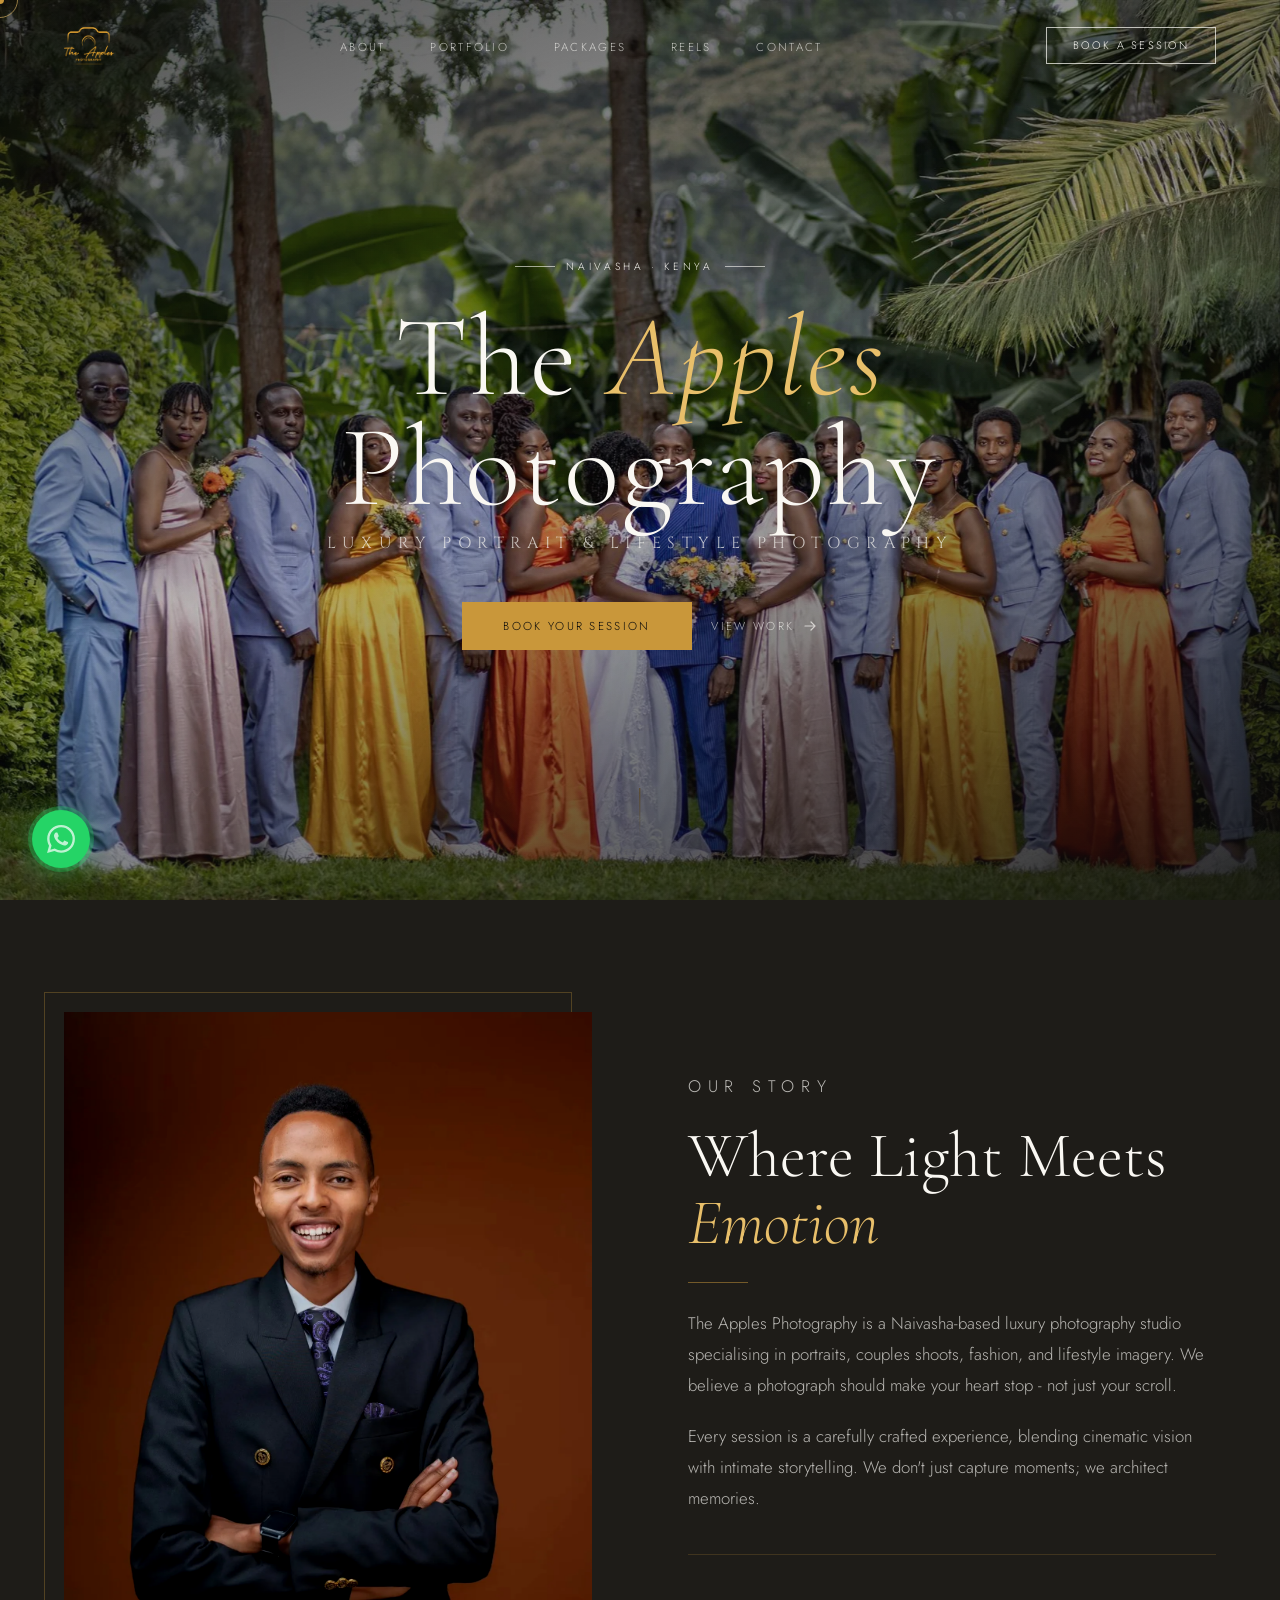
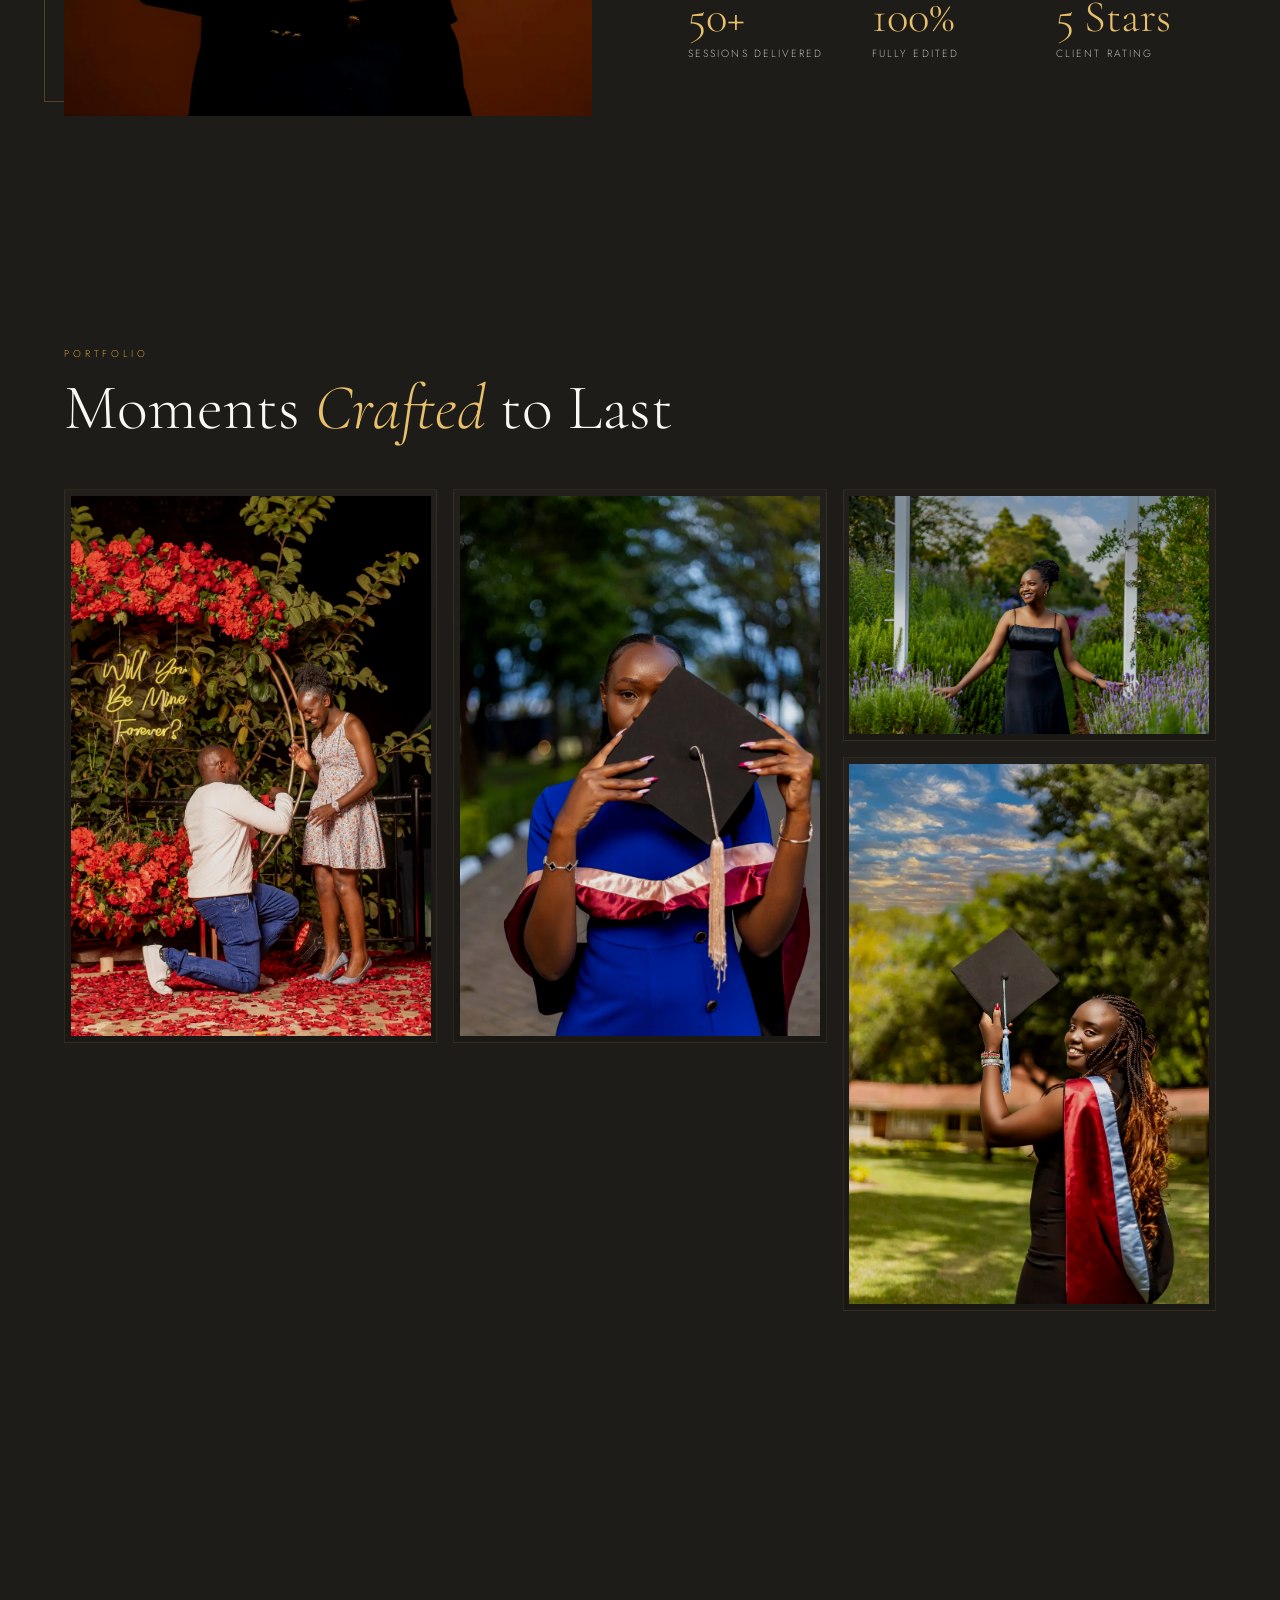
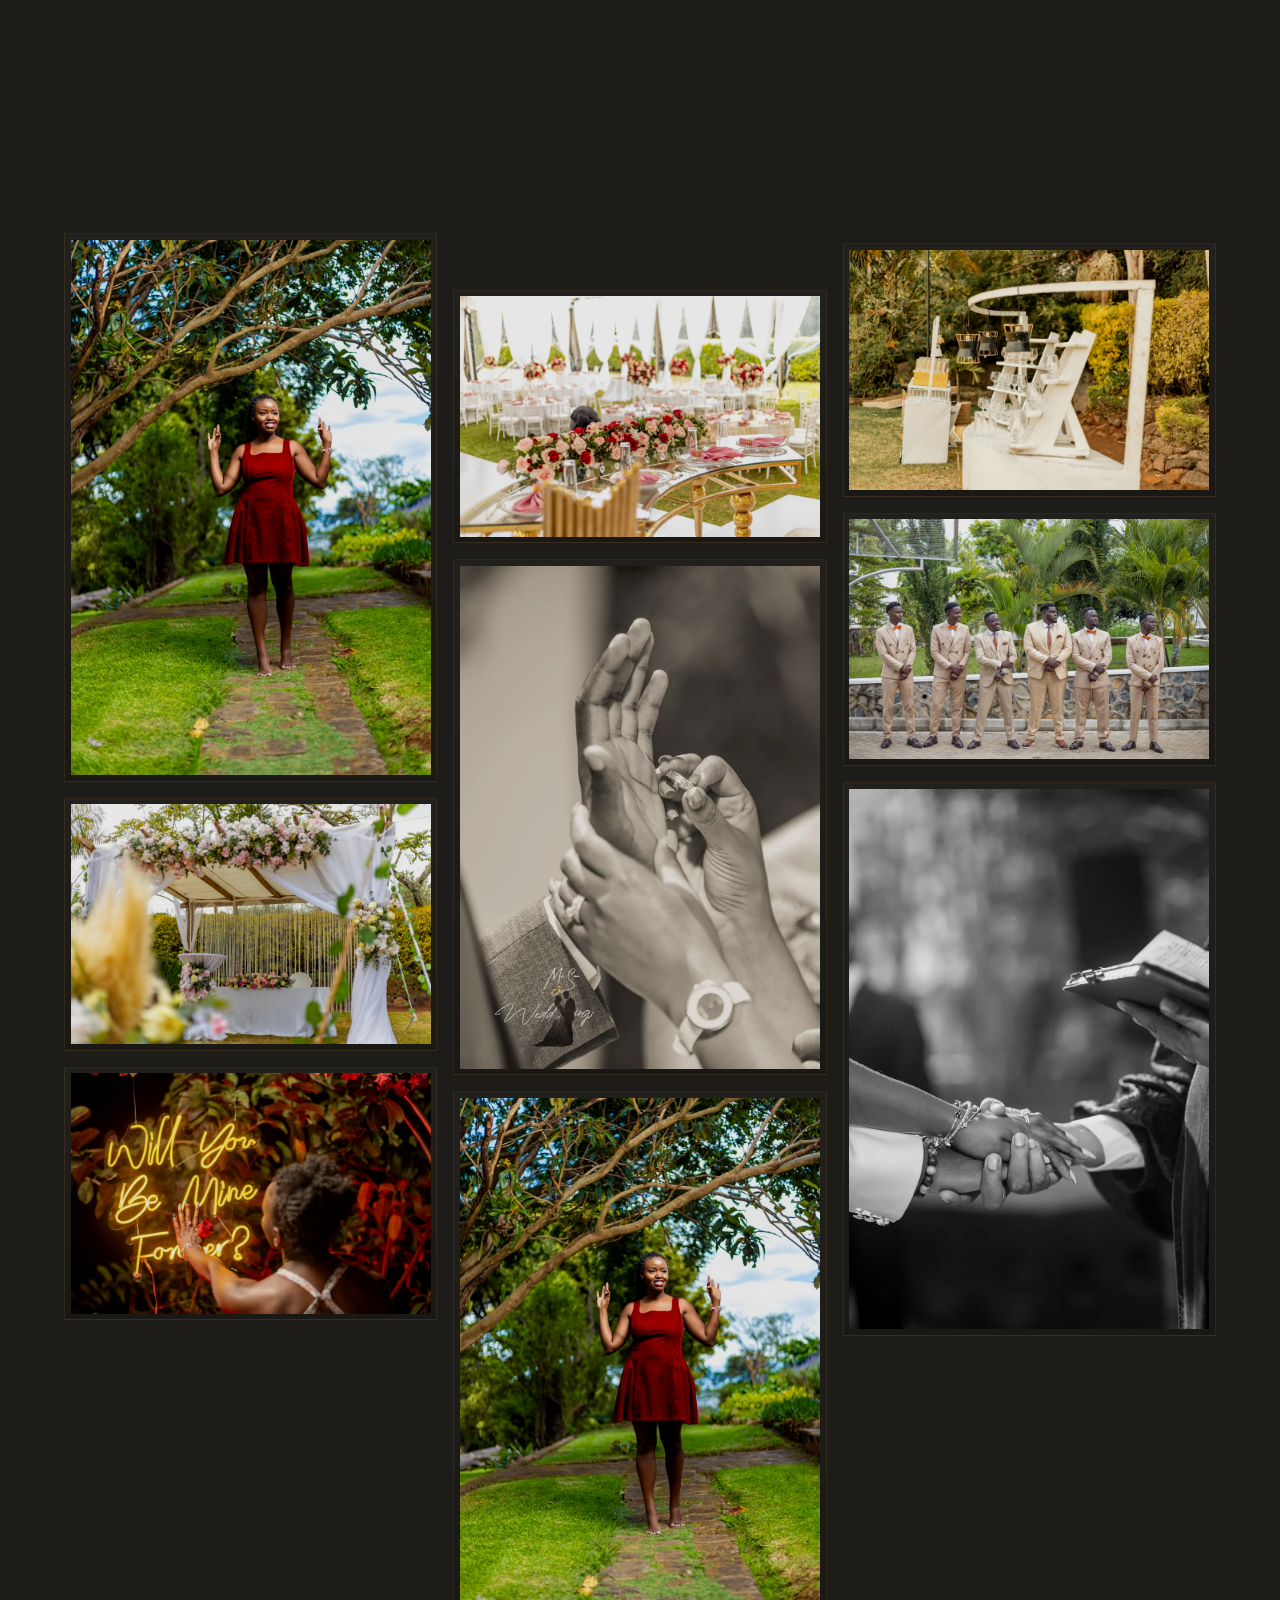
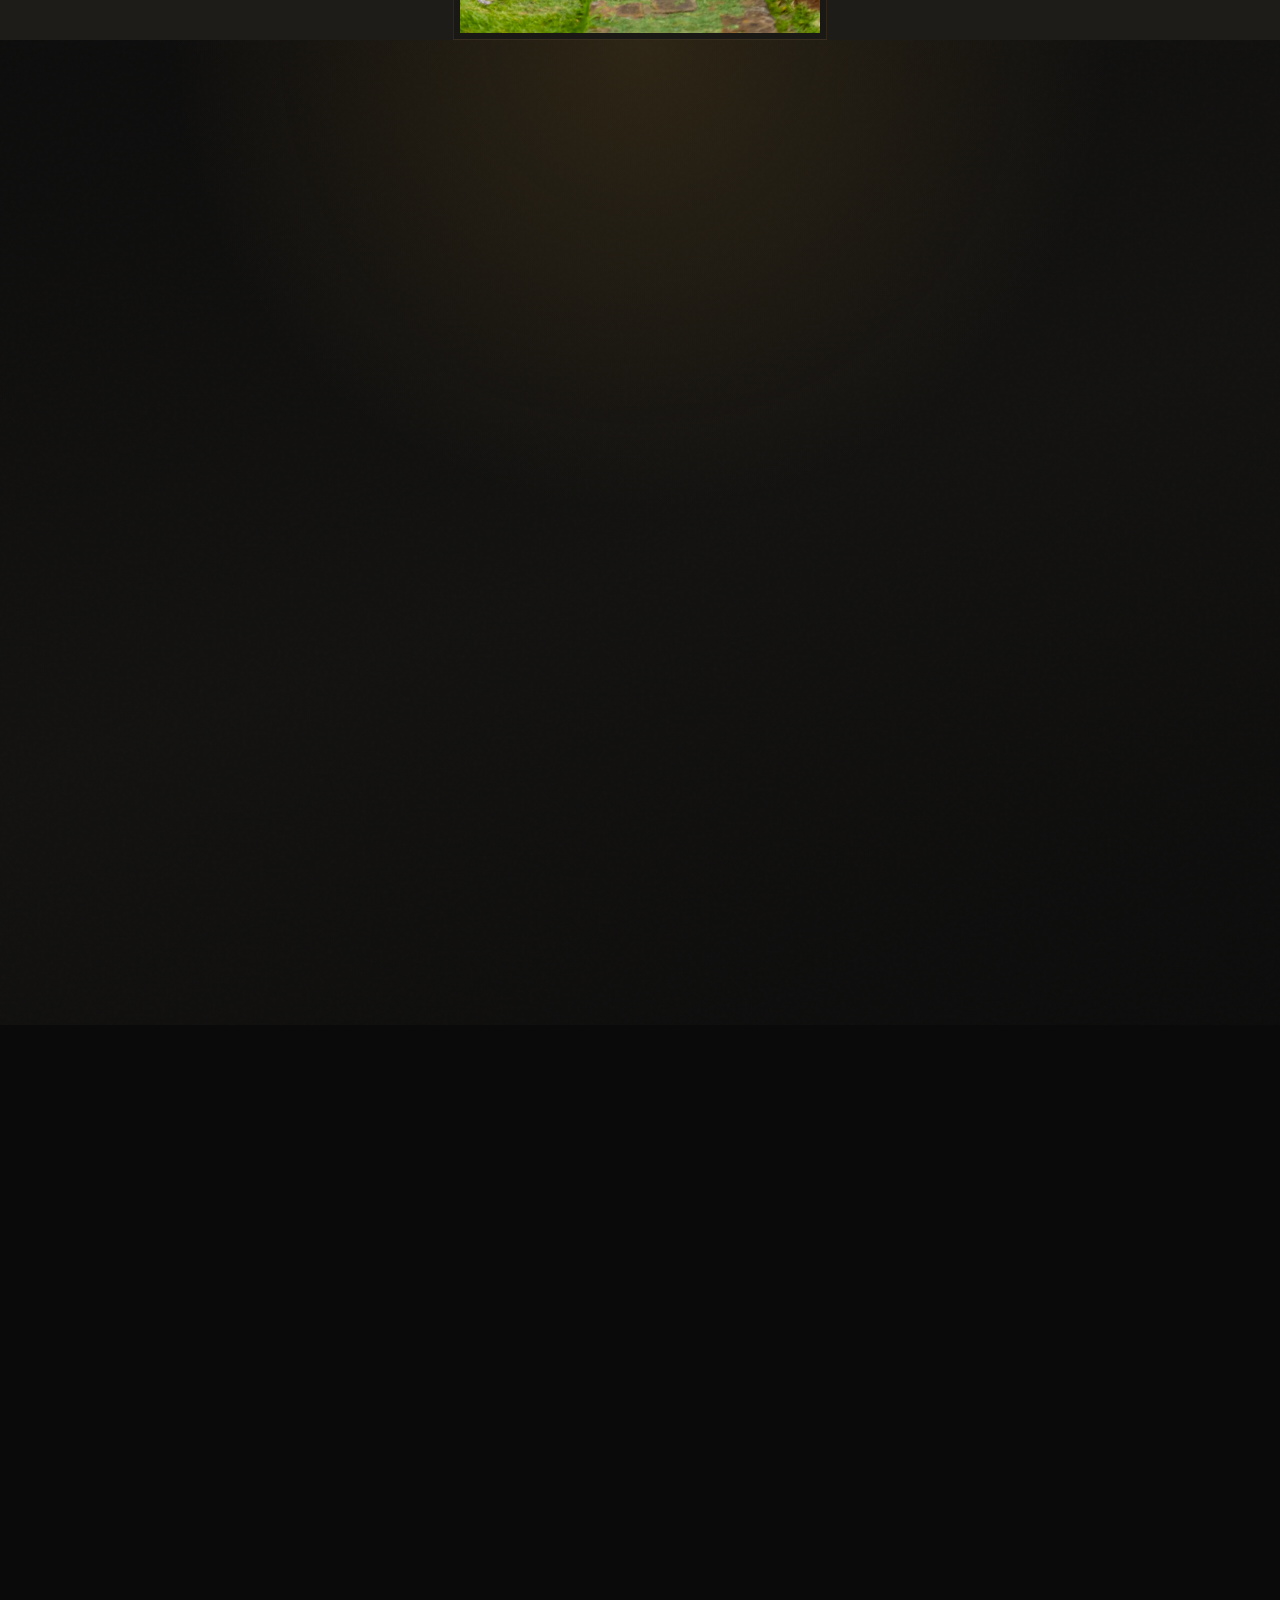
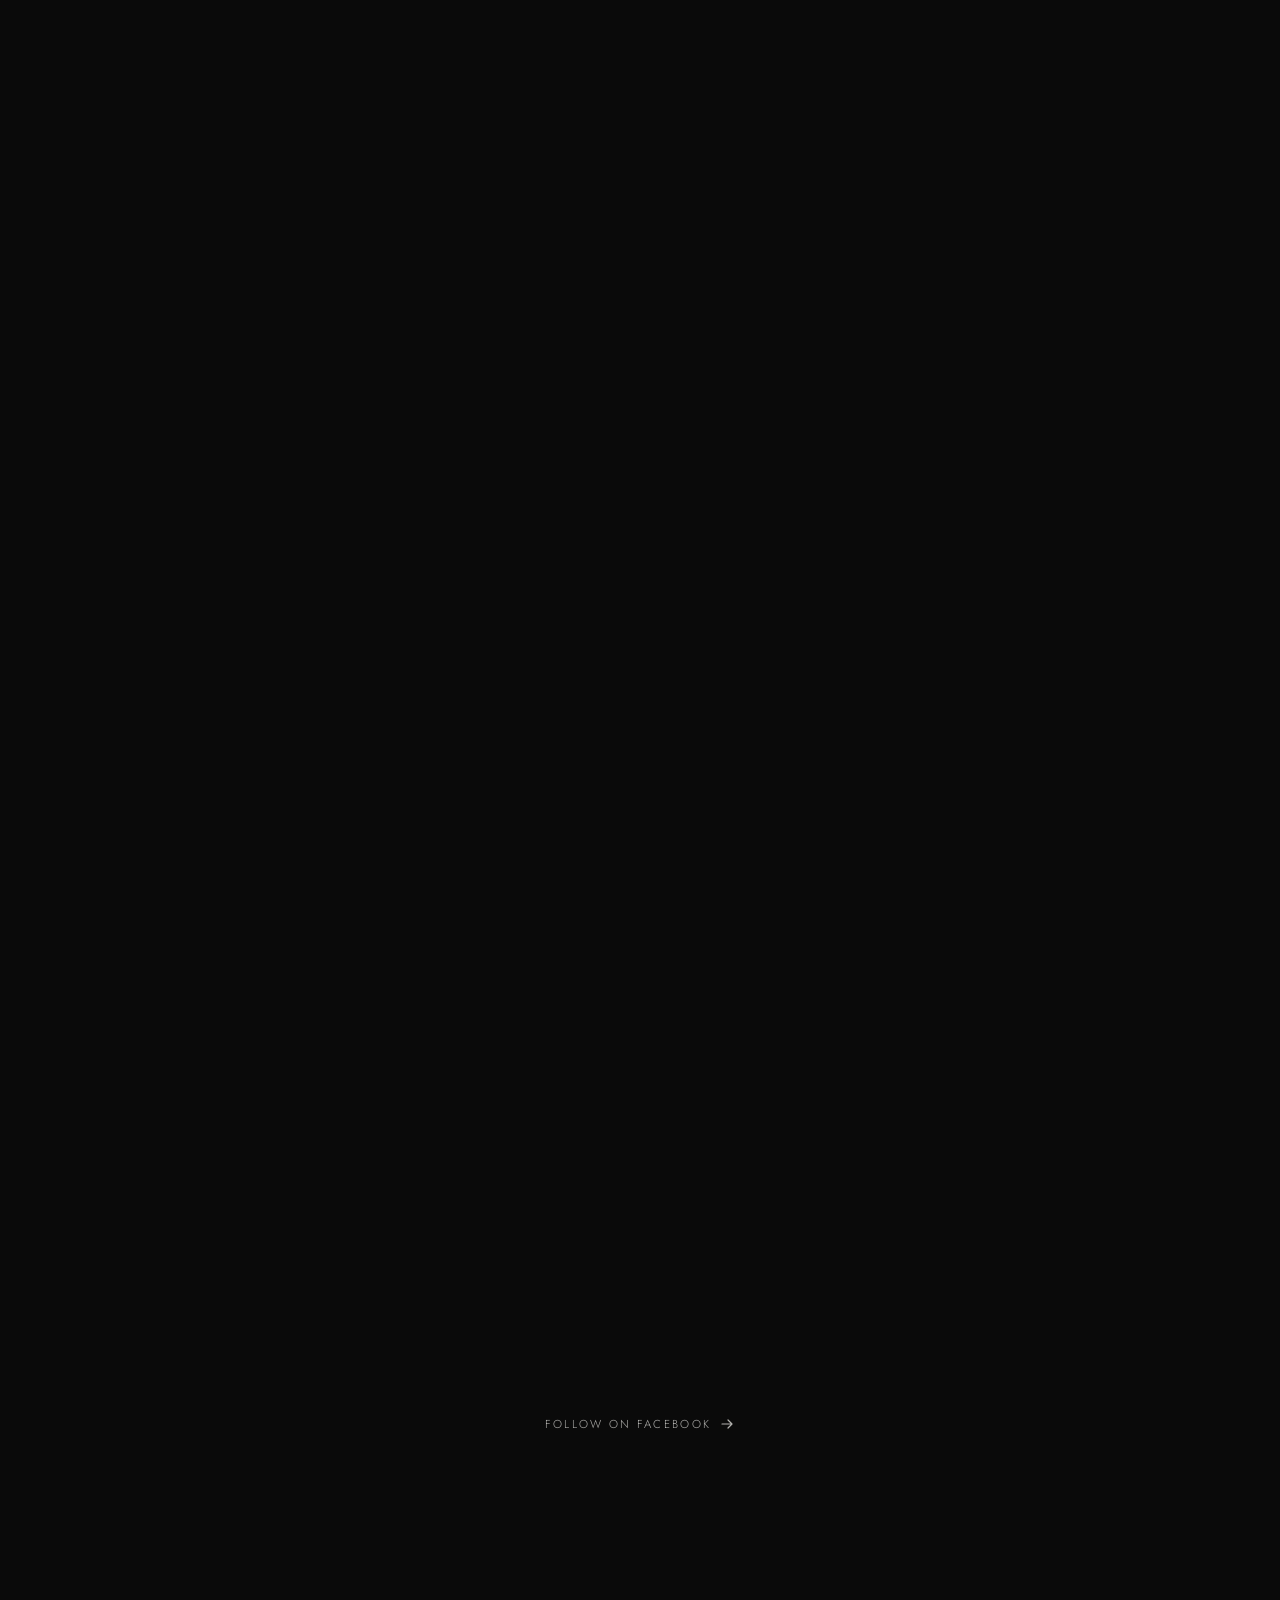
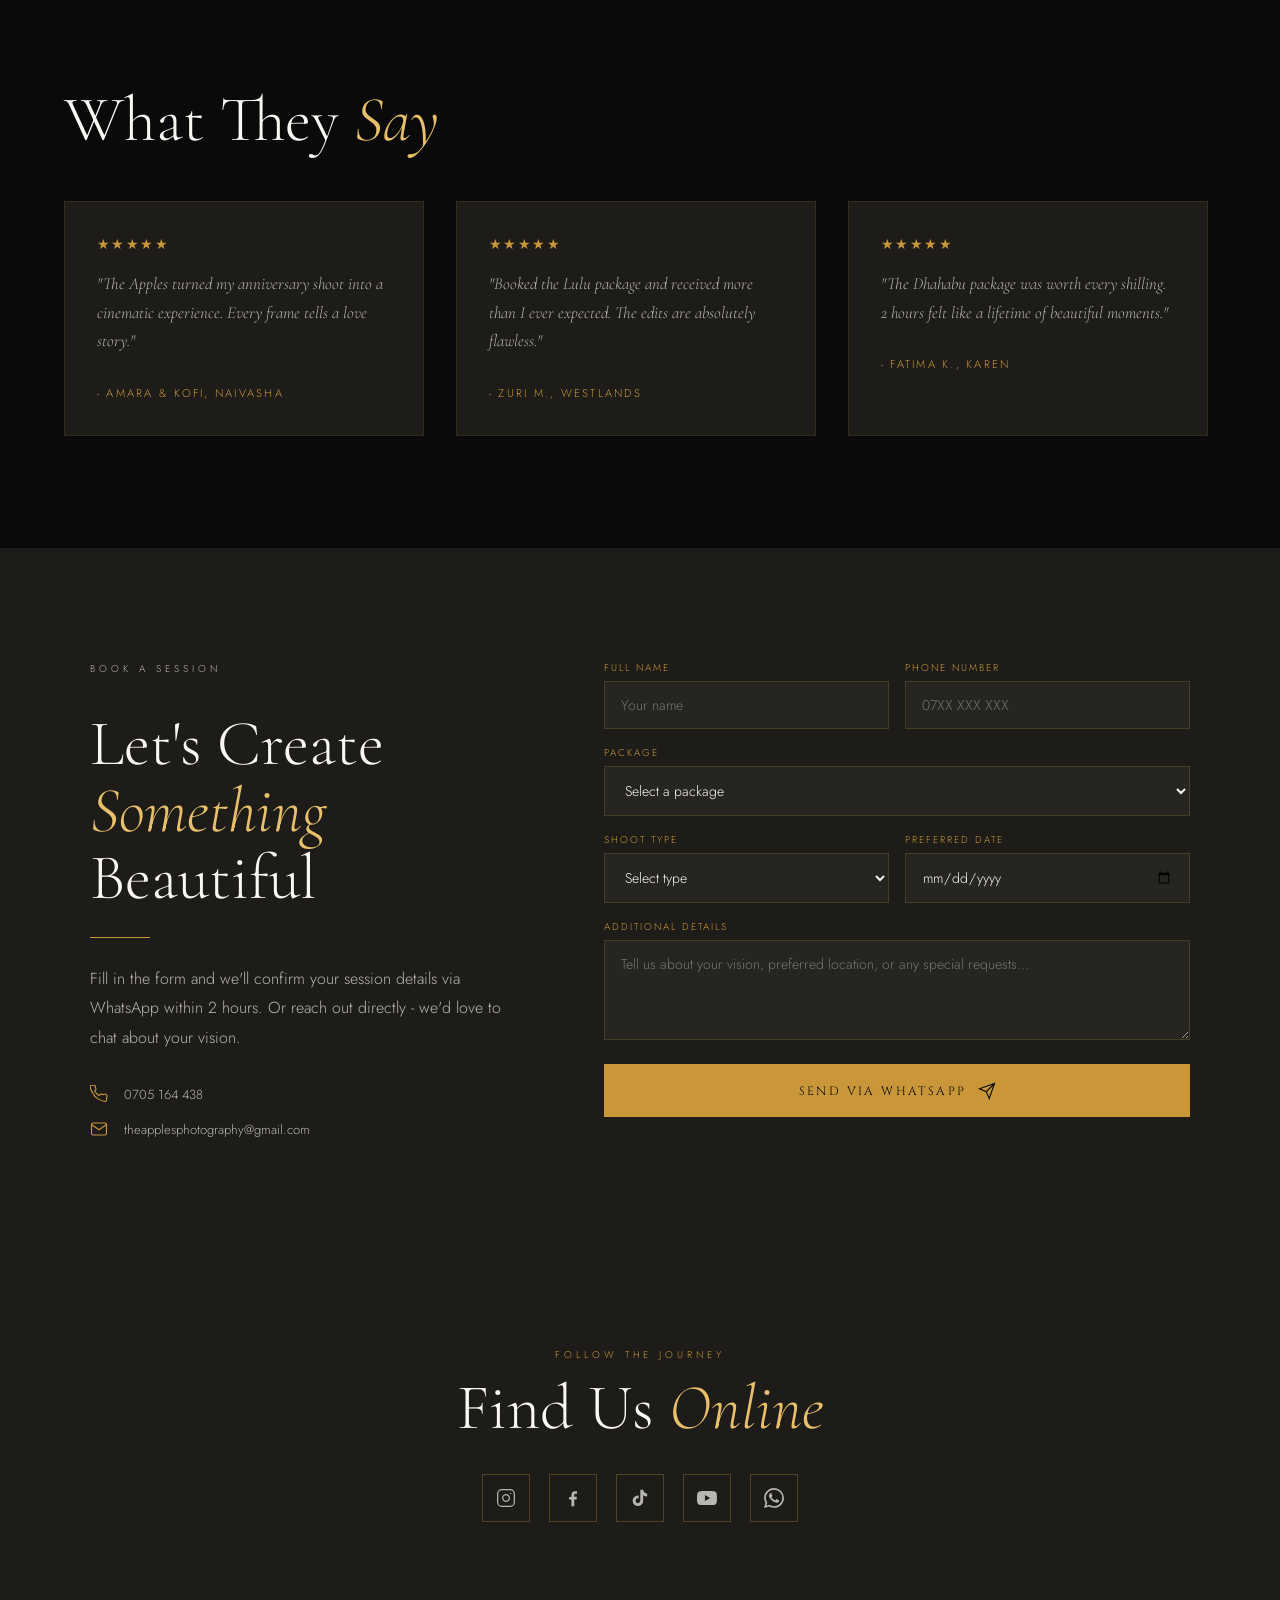
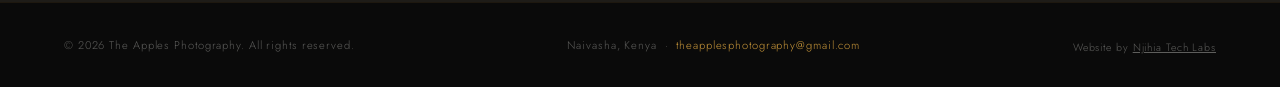
<file: index.html>
<!DOCTYPE html>
<html lang="en">
<head>
  <meta charset="UTF-8">
  <meta name="viewport" content="width=device-width, initial-scale=1.0">
  <title>The Apples Photography | Luxury Photography in Naivasha</title>
  <meta name="description" content="The Apples Photography - premium portrait, couples and fashion photography in Naivasha. Book your session today.">
  <link rel="icon" type="image/png" href="public/TRASNPARENT%20APPLE%20LOGO%20.png">
  <link rel="preload" as="image" href="public/gallery/web/hero-replacement.webp" fetchpriority="high">
  <link rel="preconnect" href="https://fonts.googleapis.com">
  <link rel="preconnect" href="https://fonts.gstatic.com" crossorigin>
  <link href="https://fonts.googleapis.com/css2?family=Cormorant+Garamond:ital,wght@0,300;0,400;0,600;1,300;1,400&family=Cinzel:wght@400;600&family=Jost:wght@200;300;400&display=swap" rel="stylesheet">
  <link rel="stylesheet" href="css/styles.css">
</head>
<body>

<!-- Custom Cursor -->
<div class="cursor" id="cursor"></div>
<div class="cursor-ring" id="cursorRing"></div>

<!-- Nav -->
<nav id="navbar">
  <a href="#hero" class="nav-logo">
    <img src="public/TRASNPARENT%20APPLE%20LOGO%20.png" alt="The Apples Photography" class="nav-logo-img">
  </a>
  <ul class="nav-links">
    <li><a href="#about">About</a></li>
    <li><a href="#portfolio">Portfolio</a></li>
    <li><a href="#pricing">Packages</a></li>
    <li><a href="#reels">Reels</a></li>
    <li><a href="#booking">Contact</a></li>
  </ul>
  <a href="#booking" class="nav-cta">Book a Session</a>
  <button class="nav-hamburger" id="navHamburger" aria-label="Open menu">
    <span></span><span></span><span></span>
  </button>
</nav>

<!-- Mobile Nav Overlay -->
<div class="mobile-nav" id="mobileNav">
  <button class="mobile-nav-close" id="mobileNavClose" aria-label="Close menu">&#x2715;</button>
  <ul>
    <li><a href="#about">About</a></li>
    <li><a href="#portfolio">Portfolio</a></li>
    <li><a href="#pricing">Packages</a></li>
    <li><a href="#reels">Reels</a></li>
    <li><a href="#booking">Contact</a></li>
  </ul>
  <a href="#booking" class="mobile-nav-cta">Book a Session</a>
</div>

<!-- Hero -->
<section id="hero">
  <div class="hero-bg" aria-hidden="true">
    <div class="hero-slide is-active" style="background-image:url('public/gallery/web/hero-replacement.webp')"></div>
    <div class="hero-slide" style="background-image:url('public/gallery/web/portraits.webp')"></div>
    <div class="hero-slide" style="background-image:url('public/gallery/web/wedding-convoy.webp')"></div>
    <div class="hero-slide" style="background-image:url('public/gallery/web/wedding-bride-team.webp')"></div>
  </div>
  <div class="hero-grain"></div>
  <div class="hero-content">
    <div class="hero-badge">Naivasha &middot; Kenya</div>
    <h1 class="hero-title">
      The <em>Apples</em><br>Photography
    </h1>
    <p class="hero-sub">Luxury Portrait &amp; Lifestyle Photography</p>
    <div class="hero-actions">
      <a href="#booking" class="btn-primary">Book Your Session</a>
      <a href="#portfolio" class="btn-secondary">
        View Work
        <svg width="16" height="16" viewBox="0 0 16 16" fill="none">
          <path d="M3 8H13M9 4l4 4-4 4" stroke="currentColor" stroke-width="1.2" stroke-linecap="round" stroke-linejoin="round"/>
        </svg>
      </a>
    </div>
  </div>
  <div class="hero-scroll">
    <div class="hero-scroll-line"></div>
    <span>Scroll</span>
  </div>
</section>

<!-- About -->
<section id="about">
  <div class="about-visual reveal">
    <div class="about-img-frame"></div>
    <img src="public/mr_sam.webp" alt="Mr. Sam, CEO of The Apples Photography" class="about-img">
  </div>
  <div class="about-text reveal reveal-delay-1">
    <p class="section-label">Our Story</p>
    <h2 class="section-title">Where Light Meets <em>Emotion</em></h2>
    <div class="divider"></div>
    <p>The Apples Photography is a Naivasha-based luxury photography studio specialising in portraits, couples shoots, fashion, and lifestyle imagery. We believe a photograph should make your heart stop - not just your scroll.</p>
    <p>Every session is a carefully crafted experience, blending cinematic vision with intimate storytelling. We don't just capture moments; we architect memories.</p>
    <div class="about-stats">
      <div>
        <span class="stat-num">50+</span>
        <span class="stat-label">Sessions Delivered</span>
      </div>
      <div>
        <span class="stat-num">100%</span>
        <span class="stat-label">Fully Edited</span>
      </div>
      <div>
        <span class="stat-num">5 Stars</span>
        <span class="stat-label">Client Rating</span>
      </div>
    </div>
  </div>
</section>

<!-- Portfolio -->
<section id="portfolio">
  <div class="section-inner">
    <p class="section-label reveal">Portfolio</p>
    <h2 class="section-title reveal reveal-delay-1">Moments <em>Crafted</em> to Last</h2>
  </div>
  <div class="gallery-columns">
    <div class="gallery-column">
      <div class="gallery-item reveal">
        <img src="public/gallery/web/proposal.webp" alt="Proposal session" loading="lazy">
        <div class="gallery-overlay"><span class="gallery-tag">Proposal</span></div>
      </div>
      <div class="gallery-item reveal reveal-delay-1">
        <img src="public/gallery/web/wedding-main.webp" alt="Wedding portrait" loading="lazy">
        <div class="gallery-overlay"><span class="gallery-tag">Wedding</span></div>
      </div>
      <div class="gallery-item reveal reveal-delay-2">
        <img src="public/gallery/web/wedding-rings.webp" alt="Wedding rings detail" loading="lazy">
        <div class="gallery-overlay"><span class="gallery-tag">Details</span></div>
      </div>
      <div class="gallery-item reveal">
        <img src="public/gallery/web/portrait-2.webp" alt="Portrait session close-up" loading="lazy">
        <div class="gallery-overlay"><span class="gallery-tag">Portraits</span></div>
      </div>
      <div class="gallery-item reveal reveal-delay-1">
        <img src="public/gallery/web/decor-2.webp" alt="Wedding decor setup" loading="lazy">
        <div class="gallery-overlay"><span class="gallery-tag">Decor</span></div>
      </div>
      <div class="gallery-item reveal reveal-delay-2">
        <img src="public/gallery/web/proposal-2.webp" alt="Proposal celebration moment" loading="lazy">
        <div class="gallery-overlay"><span class="gallery-tag">Proposal</span></div>
      </div>
      <div class="gallery-item reveal">
        <img src="public/gallery/web/wedding-shoes.webp" alt="Wedding shoes detail" loading="lazy">
        <div class="gallery-overlay"><span class="gallery-tag">Details</span></div>
      </div>
    </div>
    <div class="gallery-column">
      <div class="gallery-item reveal">
        <img src="public/gallery/web/graduation.webp" alt="Graduation portraits" loading="lazy">
        <div class="gallery-overlay"><span class="gallery-tag">Graduation</span></div>
      </div>
      <div class="gallery-item reveal reveal-delay-1">
        <img src="public/gallery/web/hero-replacement.webp" alt="Wedding ceremony moment" loading="lazy">
        <div class="gallery-overlay"><span class="gallery-tag">Ceremony</span></div>
      </div>
      <div class="gallery-item reveal reveal-delay-2">
        <img src="public/gallery/web/wedding-couple.webp" alt="Wedding couple portrait" loading="lazy">
        <div class="gallery-overlay"><span class="gallery-tag">Couple</span></div>
      </div>
      <div class="gallery-item reveal">
        <img src="public/gallery/web/decor-1.webp" alt="Wedding decor details" loading="lazy">
        <div class="gallery-overlay"><span class="gallery-tag">Decor</span></div>
      </div>
      <div class="gallery-item reveal reveal-delay-1">
        <img src="public/gallery/web/wedding-rings-hand.webp" alt="Wedding rings on hand" loading="lazy">
        <div class="gallery-overlay"><span class="gallery-tag">Details</span></div>
      </div>
      <div class="gallery-item reveal reveal-delay-2">
        <img src="public/gallery/web/portrait-2.webp" alt="Portrait session close-up" loading="lazy">
        <div class="gallery-overlay"><span class="gallery-tag">Portraits</span></div>
      </div>
    </div>
    <div class="gallery-column">
      <div class="gallery-item reveal">
        <img src="public/gallery/web/portraits.webp" alt="Portrait session" loading="lazy">
        <div class="gallery-overlay"><span class="gallery-tag">Portraits</span></div>
      </div>
      <div class="gallery-item reveal reveal-delay-1">
        <img src="public/gallery/web/graduation-2.webp" alt="Graduation portrait outdoors" loading="lazy">
        <div class="gallery-overlay"><span class="gallery-tag">Graduation</span></div>
      </div>
      <div class="gallery-item reveal reveal-delay-2">
        <img src="public/gallery/web/wedding-convoy.webp" alt="Wedding convoy" loading="lazy">
        <div class="gallery-overlay"><span class="gallery-tag">Convoy</span></div>
      </div>
      <div class="gallery-item reveal">
        <img src="public/gallery/web/wedding-bride-team.webp" alt="Bride team portrait" loading="lazy">
        <div class="gallery-overlay"><span class="gallery-tag">Bride Team</span></div>
      </div>
      <div class="gallery-item reveal reveal-delay-1">
        <img src="public/gallery/web/decor-3.webp" alt="Wedding decor styling" loading="lazy">
        <div class="gallery-overlay"><span class="gallery-tag">Decor</span></div>
      </div>
      <div class="gallery-item reveal reveal-delay-2">
        <img src="public/gallery/web/groom-team-2.webp" alt="Groom team portrait" loading="lazy">
        <div class="gallery-overlay"><span class="gallery-tag">Groom Team</span></div>
      </div>
      <div class="gallery-item reveal">
        <img src="public/gallery/web/wedding-vows.webp" alt="Wedding vows moment" loading="lazy">
        <div class="gallery-overlay"><span class="gallery-tag">Vows</span></div>
      </div>
    </div>
  </div>
</section>

<!-- Films -->
<section id="films-showcase">
  <div class="films-backdrop"></div>
  <div class="hero-grain"></div>
  <div class="films-content">
    <p class="section-label reveal">Moving Portraits</p>
    <h2 class="section-title reveal reveal-delay-1">Choose the <em>Film</em> You Want to Experience</h2>
    <p class="films-intro reveal reveal-delay-2">A cinematic extension of the gallery, designed for visitors who want to feel the motion, atmosphere, and emotion behind the still frames.</p>

    <div class="films-stage reveal reveal-delay-2">
      <div class="films-player-shell">
        <div id="filmPoster" class="film-poster is-visible" style="background-image:url('https://drive.google.com/thumbnail?id=1dozZ3FjbHM92coeBxDfXfqhGvvhWXId0&sz=w1600')">
          <button id="filmPlayButton" class="film-play-button" type="button" aria-label="Play selected film">
            <span class="film-play-icon"></span>
          </button>
        </div>
        <iframe
          id="filmViewer"
          class="film-viewer"
          src=""
          data-video-src="https://drive.google.com/file/d/1dozZ3FjbHM92coeBxDfXfqhGvvhWXId0/preview"
          title="Featured film"
          allow="autoplay; fullscreen"
          allowfullscreen>
        </iframe>
      </div>
      <div class="films-selector">
        <button
          class="film-option is-active"
          type="button"
          data-video-src="https://drive.google.com/file/d/1dozZ3FjbHM92coeBxDfXfqhGvvhWXId0/preview"
          data-thumbnail-src="https://drive.google.com/thumbnail?id=1dozZ3FjbHM92coeBxDfXfqhGvvhWXId0&sz=w1600"
          data-film-title="Film One"
          data-film-copy="An immersive highlight film with the same polished, intimate luxury feel as the hero experience.">
          <span class="film-option-index">01</span>
          <span class="film-option-text">
            <strong>Film One</strong>
            <small>Cinematic highlight experience</small>
          </span>
        </button>
        <button
          class="film-option"
          type="button"
          data-video-src="https://drive.google.com/file/d/10wnZHdPSfFhsjtz6GJfoERpUm2gefHMs/preview"
          data-thumbnail-src="public/gallery/web/portrait-2.webp"
          data-film-title="Film Two"
          data-film-copy="A second motion piece for visitors who want to explore another mood, pace, and visual story.">
          <span class="film-option-index">02</span>
          <span class="film-option-text">
            <strong>Film Two</strong>
            <small>Alternate story selection</small>
          </span>
        </button>
      </div>
      <div class="films-meta">
        <p class="films-meta-label">Now Playing</p>
        <h3 id="filmTitle">Film One</h3>
        <p id="filmCopy">An immersive highlight film with the same polished, intimate luxury feel as the hero experience.</p>
      </div>
    </div>
  </div>
</section>

<!-- Pricing -->
<section id="pricing">
  <p class="section-label reveal">Investment</p>
  <h2 class="section-title reveal reveal-delay-1">Choose Your <em>Experience</em></h2>
  <div class="ornament reveal reveal-delay-1" style="justify-content:center;max-width:200px;margin:1rem auto 1.5rem;">
    <div class="ornament-line"></div>
    <div class="ornament-diamond"></div>
    <div class="ornament-line"></div>
  </div>
  <p class="reveal reveal-delay-2">Every package includes professionally edited images delivered through a private online gallery - yours to download, print, and cherish.</p>

  <div class="packages-grid reveal reveal-delay-2">
    <!-- Shaba -->
    <div class="package-card">
      <p class="package-name">Shaba</p>
      <div class="package-price"><span class="package-currency">Ksh</span>400</div>
      <p class="package-desc">Per Single Edited Photo</p>
      <ul class="package-features">
        <li>1 Fully retouched image</li>
        <li>Professional colour grade</li>
        <li>Digital delivery same day</li>
        <li>Print-ready resolution</li>
      </ul>
      <button class="pkg-btn" onclick="bookPackage('Shaba','Ksh 400','Single Edited Photo')">Book Now</button>
    </div>
    <!-- Lulu - Featured -->
    <div class="package-card featured">
      <span class="package-tag">Most Popular</span>
      <p class="package-name">Lulu</p>
      <div class="package-price"><span class="package-currency">Ksh</span>5,500</div>
      <p class="package-desc">15 Fully Edited Photos</p>
      <ul class="package-features">
        <li>Up to 15 edited portraits</li>
        <li>Professional colour grade</li>
        <li>Private online gallery</li>
        <li>Outfit change allowed</li>
        <li>Print-ready resolution</li>
      </ul>
      <button class="pkg-btn" onclick="bookPackage('Lulu','Ksh 5,500','15 Fully Edited Photos')">Book Now</button>
    </div>
    <!-- Dhahabu -->
    <div class="package-card">
      <p class="package-name">Dhahabu</p>
      <div class="package-price"><span class="package-currency">Ksh</span>10,000</div>
      <p class="package-desc">2hr Session &middot; Multiple Outfits</p>
      <ul class="package-features">
        <li>Full 2-hour photoshoot</li>
        <li>Multiple outfit changes</li>
        <li>Extensive edited gallery</li>
        <li>Couples &amp; group friendly</li>
        <li>Priority delivery</li>
      </ul>
      <button class="pkg-btn" onclick="bookPackage('Dhahabu','Ksh 10,000','2hr Session with Multiple Outfits')">Book Now</button>
    </div>
  </div>
</section>

<!-- Reels -->
<section id="reels">
  <p class="section-label reveal">Behind the Lens</p>
  <h2 class="section-title reveal reveal-delay-1">Watch Our <em>Posts</em></h2>
  <div class="reels-grid">
    <div class="reel-card reveal">
      <iframe class="reel-embed" src="https://www.facebook.com/plugins/video.php?href=https%3A%2F%2Fweb.facebook.com%2Freel%2F704341072433677%2F%3Fs%3Dfb_shorts_profile%26stack_idx%3D0&show_text=false"
        allowfullscreen scrolling="no"
        allow="encrypted-media; autoplay; clipboard-write"
        title="The Apples Photography post 1"></iframe>
    </div>
    <div class="reel-card reveal reveal-delay-1">
      <iframe class="reel-embed" src="https://www.facebook.com/plugins/video.php?href=https%3A%2F%2Fweb.facebook.com%2Freel%2F24614919988175196%2F%3Fs%3Dfb_shorts_profile%26stack_idx%3D0&show_text=false"
        allowfullscreen scrolling="no"
        allow="encrypted-media; autoplay; clipboard-write"
        title="The Apples Photography post 2"></iframe>
    </div>
    <div class="reel-card reveal reveal-delay-2">
      <iframe class="reel-embed" src="https://www.facebook.com/plugins/video.php?href=https%3A%2F%2Fweb.facebook.com%2Freel%2F1289082409528636%2F%3Fs%3Dfb_shorts_profile%26stack_idx%3D0&show_text=false"
        allowfullscreen scrolling="no"
        allow="encrypted-media; autoplay; clipboard-write"
        title="The Apples Photography post 3"></iframe>
    </div>
  </div>
  <div style="margin-top:2.5rem;">
    <a href="https://facebook.com/theapplesphotography" target="_blank" rel="noopener" class="btn-secondary">
      Follow on Facebook
      <svg width="16" height="16" viewBox="0 0 16 16" fill="none">
        <path d="M3 8H13M9 4l4 4-4 4" stroke="currentColor" stroke-width="1.2" stroke-linecap="round" stroke-linejoin="round"/>
      </svg>
    </a>
  </div>
</section>

<!-- Testimonials -->
<section id="testimonials">
  <p class="section-label reveal">Client Love</p>
  <h2 class="section-title reveal reveal-delay-1">What They <em>Say</em></h2>
  <div style="overflow:hidden;margin-top:0;">
    <div class="testimonials-track">
      <div class="testimonial-card">
        <div class="testimonial-stars">★★★★★</div>
        <p class="testimonial-text">"The Apples turned my anniversary shoot into a cinematic experience. Every frame tells a love story."</p>
        <span class="testimonial-name">- Amara &amp; Kofi, Naivasha</span>
      </div>
      <div class="testimonial-card">
        <div class="testimonial-stars">★★★★★</div>
        <p class="testimonial-text">"Booked the Lulu package and received more than I ever expected. The edits are absolutely flawless."</p>
        <span class="testimonial-name">- Zuri M., Westlands</span>
      </div>
      <div class="testimonial-card">
        <div class="testimonial-stars">★★★★★</div>
        <p class="testimonial-text">"The Dhahabu package was worth every shilling. 2 hours felt like a lifetime of beautiful moments."</p>
        <span class="testimonial-name">- Fatima K., Karen</span>
      </div>
      <div class="testimonial-card">
        <div class="testimonial-stars">★★★★★</div>
        <p class="testimonial-text">"I've worked with many photographers. None make you feel like a model the way The Apples team does."</p>
        <span class="testimonial-name">- Njeri W., Kilimani</span>
      </div>
      <div class="testimonial-card">
        <div class="testimonial-stars">★★★★★</div>
        <p class="testimonial-text">"My headshots went from LinkedIn-basic to magazine-cover worthy. Absolute professionals."</p>
        <span class="testimonial-name">- David O., CBD</span>
      </div>
      <!-- Duplicate for seamless infinite loop -->
      <div class="testimonial-card">
        <div class="testimonial-stars">★★★★★</div>
        <p class="testimonial-text">"The Apples turned my anniversary shoot into a cinematic experience. Every frame tells a love story."</p>
        <span class="testimonial-name">- Amara &amp; Kofi, Naivasha</span>
      </div>
      <div class="testimonial-card">
        <div class="testimonial-stars">★★★★★</div>
        <p class="testimonial-text">"Booked the Lulu package and received more than I ever expected. The edits are absolutely flawless."</p>
        <span class="testimonial-name">- Zuri M., Westlands</span>
      </div>
      <div class="testimonial-card">
        <div class="testimonial-stars">★★★★★</div>
        <p class="testimonial-text">"The Dhahabu package was worth every shilling. 2 hours felt like a lifetime of beautiful moments."</p>
        <span class="testimonial-name">- Fatima K., Karen</span>
      </div>
      <div class="testimonial-card">
        <div class="testimonial-stars">★★★★★</div>
        <p class="testimonial-text">"I've worked with many photographers. None make you feel like a model the way The Apples team does."</p>
        <span class="testimonial-name">- Njeri W., Kilimani</span>
      </div>
      <div class="testimonial-card">
        <div class="testimonial-stars">★★★★★</div>
        <p class="testimonial-text">"My headshots went from LinkedIn-basic to magazine-cover worthy. Absolute professionals."</p>
        <span class="testimonial-name">- David O., CBD</span>
      </div>
    </div>
  </div>
</section>

<!-- Booking -->
<section id="booking">
  <div class="booking-inner">
    <div class="booking-info">
      <p class="section-label reveal">Book a Session</p>
      <h2 class="section-title reveal reveal-delay-1">Let's Create <em>Something</em> Beautiful</h2>
      <div class="divider reveal reveal-delay-1"></div>
      <p class="reveal reveal-delay-2">Fill in the form and we'll confirm your session details via WhatsApp within 2 hours. Or reach out directly - we'd love to chat about your vision.</p>
      <div class="booking-contact-item reveal reveal-delay-2">
        <svg width="18" height="18" viewBox="0 0 24 24" fill="none" stroke="currentColor" stroke-width="1.5" style="color:var(--gold)"><path d="M22 16.92v3a2 2 0 01-2.18 2 19.79 19.79 0 01-8.63-3.07A19.5 19.5 0 013.07 9.8a19.79 19.79 0 01-3.07-8.63A2 2 0 012 .18h3a2 2 0 012 1.72c.127.96.361 1.903.7 2.81a2 2 0 01-.45 2.11L6.09 7.91a16 16 0 006 6l1.27-1.27a2 2 0 012.11-.45c.907.339 1.85.573 2.81.7A2 2 0 0122 16.92z"/></svg>
        <span>0705 164 438</span>
      </div>
      <div class="booking-contact-item reveal reveal-delay-2">
        <svg width="18" height="18" viewBox="0 0 24 24" fill="none" stroke="currentColor" stroke-width="1.5" style="color:var(--gold)"><path d="M4 4h16c1.1 0 2 .9 2 2v12c0 1.1-.9 2-2 2H4c-1.1 0-2-.9-2-2V6c0-1.1.9-2 2-2z"/><polyline points="22,6 12,13 2,6"/></svg>
        <span>theapplesphotography@gmail.com</span>
      </div>
    </div>
    <div class="booking-form reveal reveal-delay-2">
      <div class="form-row">
        <div class="form-group">
          <label for="name">Full Name</label>
          <input type="text" id="name" placeholder="Your name">
        </div>
        <div class="form-group">
          <label for="phone">Phone Number</label>
          <input type="tel" id="phone" placeholder="07XX XXX XXX">
        </div>
      </div>
      <div class="form-group">
        <label for="package">Package</label>
        <select id="package">
          <option value="">Select a package</option>
          <option value="Shaba - Ksh 400 (Single Photo)">Shaba - Ksh 400 (Single Photo)</option>
          <option value="Lulu - Ksh 5,500 (15 Photos)">Lulu - Ksh 5,500 (15 Photos)</option>
          <option value="Dhahabu - Ksh 10,000 (2hr Session)">Dhahabu - Ksh 10,000 (2hr Session)</option>
        </select>
      </div>
      <div class="form-row">
        <div class="form-group">
          <label for="shoot-type">Shoot Type</label>
          <select id="shoot-type">
            <option value="">Select type</option>
            <option value="Portrait / Solo">Portrait / Solo</option>
            <option value="Couples">Couples</option>
            <option value="Family">Family</option>
            <option value="Fashion / Editorial">Fashion / Editorial</option>
            <option value="Corporate / Headshots">Corporate / Headshots</option>
            <option value="Bridal / Pre-wedding">Bridal / Pre-wedding</option>
          </select>
        </div>
        <div class="form-group">
          <label for="date">Preferred Date</label>
          <input type="date" id="date">
        </div>
      </div>
      <div class="form-group">
        <label for="message">Additional Details</label>
        <textarea id="message" placeholder="Tell us about your vision, preferred location, or any special requests..."></textarea>
      </div>
      <button class="form-submit" onclick="sendToWhatsApp()">
        Send via WhatsApp
        <svg width="18" height="18" viewBox="0 0 24 24" fill="none" stroke="currentColor" stroke-width="1.5">
          <path d="M22 2L11 13M22 2l-7 20-4-9-9-4 20-7z"/>
        </svg>
      </button>
    </div>
  </div>
</section>

<!-- Social -->
<section id="social">
  <p class="section-label">Follow the Journey</p>
  <h2 class="section-title">Find Us <em>Online</em></h2>
  <ul class="social-links">
    <li>
      <a href="https://www.instagram.com/theapplesphotography" target="_blank" rel="noopener" title="Instagram" aria-label="Instagram">
        <svg width="20" height="20" viewBox="0 0 24 24" fill="none" stroke="currentColor" stroke-width="1.5" stroke-linecap="round" stroke-linejoin="round">
          <rect x="2" y="2" width="20" height="20" rx="5" ry="5"/>
          <path d="M16 11.37A4 4 0 1112.63 8 4 4 0 0116 11.37z"/>
          <line x1="17.5" y1="6.5" x2="17.51" y2="6.5"/>
        </svg>
      </a>
    </li>
    <li>
      <a href="https://facebook.com/theapplesphotography" target="_blank" rel="noopener" title="Facebook" aria-label="Facebook">
        <svg width="20" height="20" viewBox="0 0 24 24" fill="currentColor">
          <path d="M13.5 22v-8.2h2.8l.42-3.2H13.5V8.56c0-.93.27-1.56 1.6-1.56h1.72V4.14c-.3-.04-1.32-.14-2.5-.14-2.48 0-4.18 1.5-4.18 4.28v2.38H7.3v3.2h2.8V22h3.4z"/>
        </svg>
      </a>
    </li>
    <li>
      <a href="https://www.tiktok.com/@theapplesphotography" target="_blank" rel="noopener" title="TikTok" aria-label="TikTok">
        <svg width="20" height="20" viewBox="0 0 24 24" fill="currentColor">
          <path d="M19.59 6.69a4.83 4.83 0 01-3.77-4.25V2h-3.45v13.67a2.89 2.89 0 01-2.88 2.5 2.89 2.89 0 01-2.89-2.89 2.89 2.89 0 012.89-2.89c.28 0 .54.04.79.1V9.01a6.27 6.27 0 00-.79-.05 6.34 6.34 0 00-6.34 6.34 6.34 6.34 0 006.34 6.34 6.34 6.34 0 006.33-6.34V8.69a8.18 8.18 0 004.78 1.52V6.73a4.85 4.85 0 01-1.01-.04z"/>
        </svg>
      </a>
    </li>
    <li>
      <a href="https://www.youtube.com/@theapplesphotographyfilms9664" target="_blank" rel="noopener" title="YouTube" aria-label="YouTube">
        <svg width="20" height="20" viewBox="0 0 24 24" fill="currentColor">
          <path d="M23.498 6.186a3.016 3.016 0 00-2.122-2.136C19.505 3.545 12 3.545 12 3.545s-7.505 0-9.377.505A3.017 3.017 0 00.502 6.186C0 8.07 0 12 0 12s0 3.93.502 5.814a3.016 3.016 0 002.122 2.136c1.871.505 9.376.505 9.376.505s7.505 0 9.377-.505a3.015 3.015 0 002.122-2.136C24 15.93 24 12 24 12s0-3.93-.502-5.814zM9.545 15.568V8.432L15.818 12l-6.273 3.568z"/>
        </svg>
      </a>
    </li>
    <li>
      <a href="https://wa.me/254705164438" target="_blank" rel="noopener" title="WhatsApp" aria-label="WhatsApp">
        <svg width="20" height="20" viewBox="0 0 24 24" fill="currentColor">
          <path d="M17.472 14.382c-.297-.149-1.758-.867-2.03-.967-.273-.099-.471-.148-.67.15-.197.297-.767.966-.94 1.164-.173.199-.347.223-.644.075-.297-.15-1.255-.463-2.39-1.475-.883-.788-1.48-1.761-1.653-2.059-.173-.297-.018-.458.13-.606.134-.133.298-.347.446-.52.149-.174.198-.298.298-.497.099-.198.05-.371-.025-.52-.075-.149-.669-1.612-.916-2.207-.242-.579-.487-.5-.669-.51-.173-.008-.371-.01-.57-.01-.198 0-.52.074-.792.372-.272.297-1.04 1.016-1.04 2.479 0 1.462 1.065 2.875 1.213 3.074.149.198 2.096 3.2 5.077 4.487.709.306 1.262.489 1.694.625.712.227 1.36.195 1.871.118.571-.085 1.758-.719 2.006-1.413.248-.694.248-1.289.173-1.413-.074-.124-.272-.198-.57-.347m-5.421 7.403h-.004a9.87 9.87 0 01-5.031-1.378l-.361-.214-3.741.982.998-3.648-.235-.374a9.86 9.86 0 01-1.51-5.26c.001-5.45 4.436-9.884 9.888-9.884 2.64 0 5.122 1.03 6.988 2.898a9.825 9.825 0 012.893 6.994c-.003 5.45-4.437 9.884-9.885 9.884m8.413-18.297A11.815 11.815 0 0012.05 0C5.495 0 .16 5.335.157 11.892c0 2.096.547 4.142 1.588 5.945L.057 24l6.305-1.654a11.882 11.882 0 005.683 1.448h.005c6.554 0 11.89-5.335 11.893-11.893a11.821 11.821 0 00-3.48-8.413z"/>
        </svg>
      </a>
    </li>
  </ul>
</section>

<footer>
  <span>&copy; 2026 The Apples Photography. All rights reserved.</span>
  <span>Naivasha, Kenya &nbsp;&middot;&nbsp; <a href="mailto:theapplesphotography@gmail.com">theapplesphotography@gmail.com</a></span>
  <span style="display:block;margin-top:0.5em;font-size:0.95em;">Website by <a href="https://njihiatechlabs.co.ke" target="_blank" rel="noopener" style="color:inherit;text-decoration:underline;">Njihia Tech Labs</a></span>
</footer>

<!-- WhatsApp Sticky -->
<div class="wa-sticky">
  <span class="wa-tooltip">Chat with us now</span>
  <a href="https://wa.me/254705164438?text=Hi%20The%20Apples%20Photography!%20I'm%20interested%20in%20booking%20a%20session." target="_blank" rel="noopener" class="wa-bubble" aria-label="Chat on WhatsApp">
    <div class="wa-pulse"></div>
    <svg viewBox="0 0 24 24" xmlns="http://www.w3.org/2000/svg">
      <path d="M17.472 14.382c-.297-.149-1.758-.867-2.03-.967-.273-.099-.471-.148-.67.15-.197.297-.767.966-.94 1.164-.173.199-.347.223-.644.075-.297-.15-1.255-.463-2.39-1.475-.883-.788-1.48-1.761-1.653-2.059-.173-.297-.018-.458.13-.606.134-.133.298-.347.446-.52.149-.174.198-.298.298-.497.099-.198.05-.371-.025-.52-.075-.149-.669-1.612-.916-2.207-.242-.579-.487-.5-.669-.51-.173-.008-.371-.01-.57-.01-.198 0-.52.074-.792.372-.272.297-1.04 1.016-1.04 2.479 0 1.462 1.065 2.875 1.213 3.074.149.198 2.096 3.2 5.077 4.487.709.306 1.262.489 1.694.625.712.227 1.36.195 1.871.118.571-.085 1.758-.719 2.006-1.413.248-.694.248-1.289.173-1.413-.074-.124-.272-.198-.57-.347m-5.421 7.403h-.004a9.87 9.87 0 01-5.031-1.378l-.361-.214-3.741.982.998-3.648-.235-.374a9.86 9.86 0 01-1.51-5.26c.001-5.45 4.436-9.884 9.888-9.884 2.64 0 5.122 1.03 6.988 2.898a9.825 9.825 0 012.893 6.994c-.003 5.45-4.437 9.884-9.885 9.884m8.413-18.297A11.815 11.815 0 0012.05 0C5.495 0 .16 5.335.157 11.892c0 2.096.547 4.142 1.588 5.945L.057 24l6.305-1.654a11.882 11.882 0 005.683 1.448h.005c6.554 0 11.89-5.335 11.893-11.893a11.821 11.821 0 00-3.48-8.413z"/>
    </svg>
  </a>
</div>

<script src="js/main.js"></script>
</body>
</html>
</file>
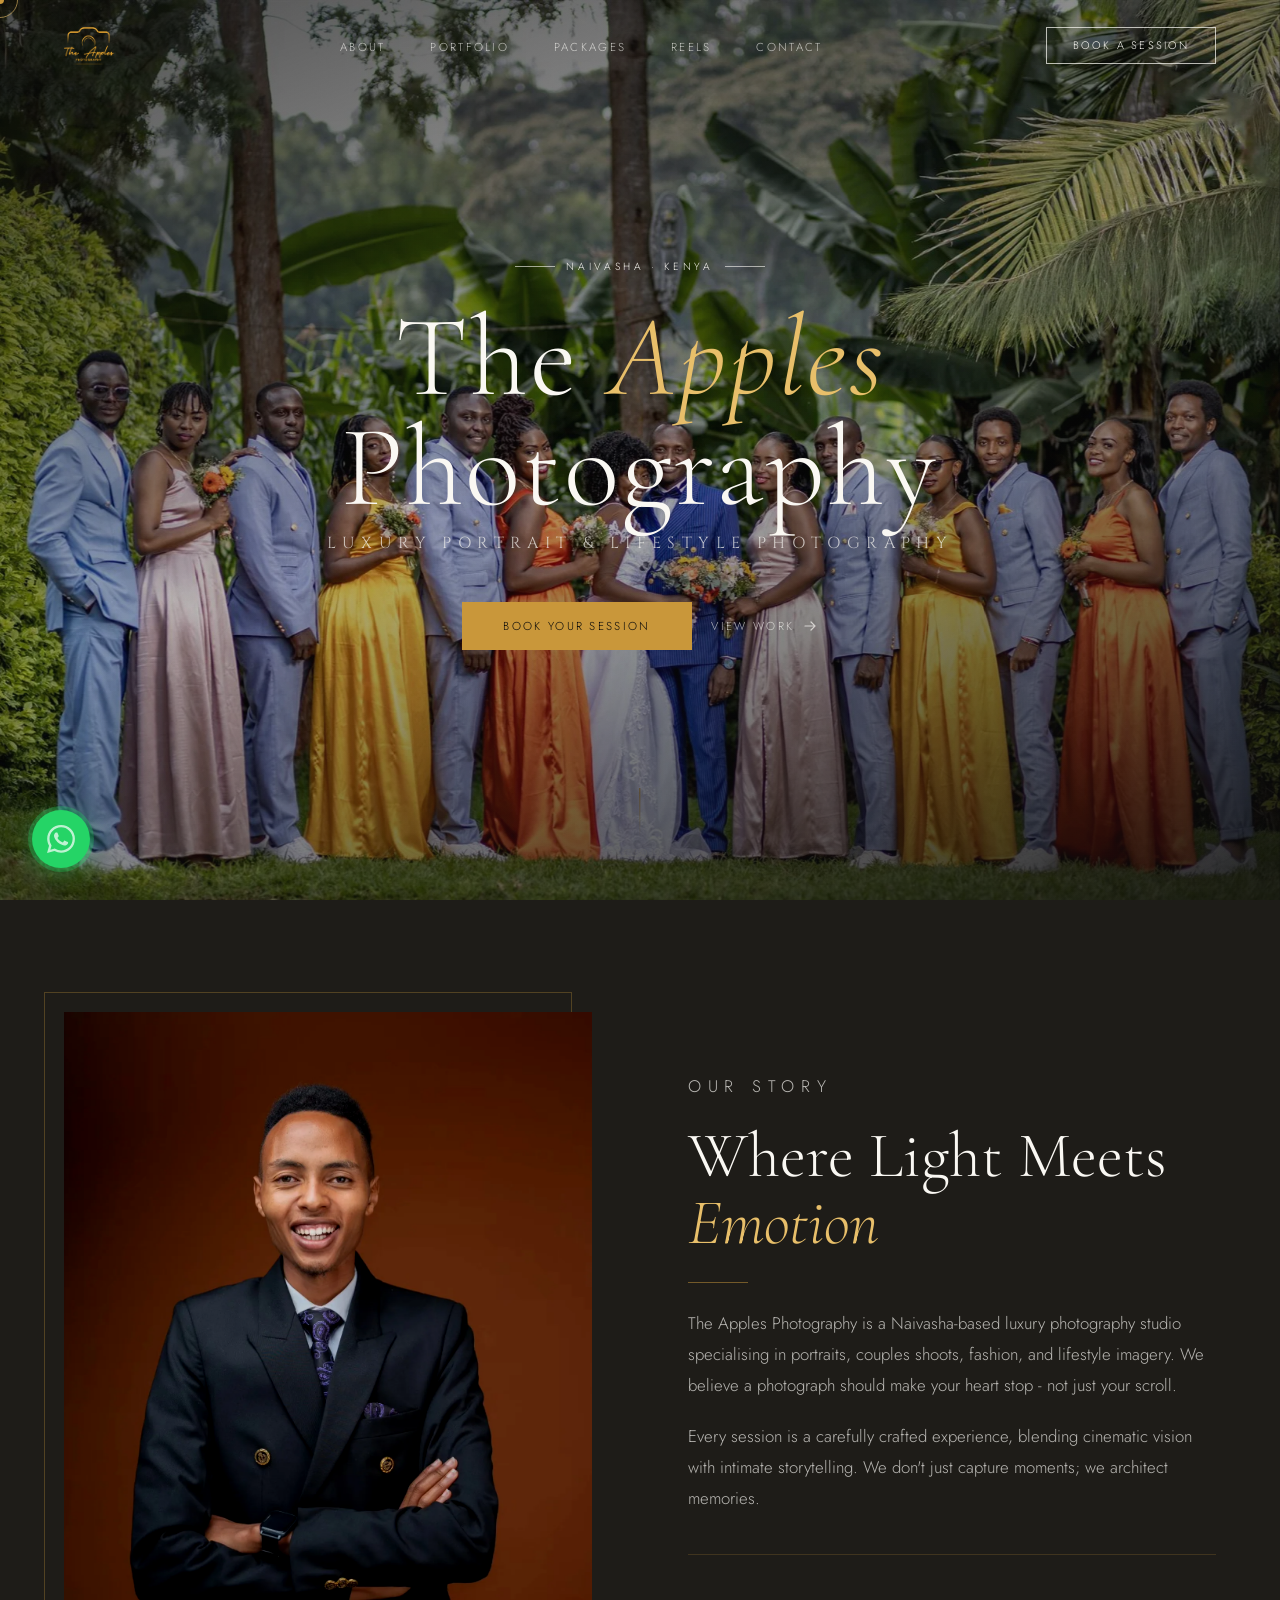
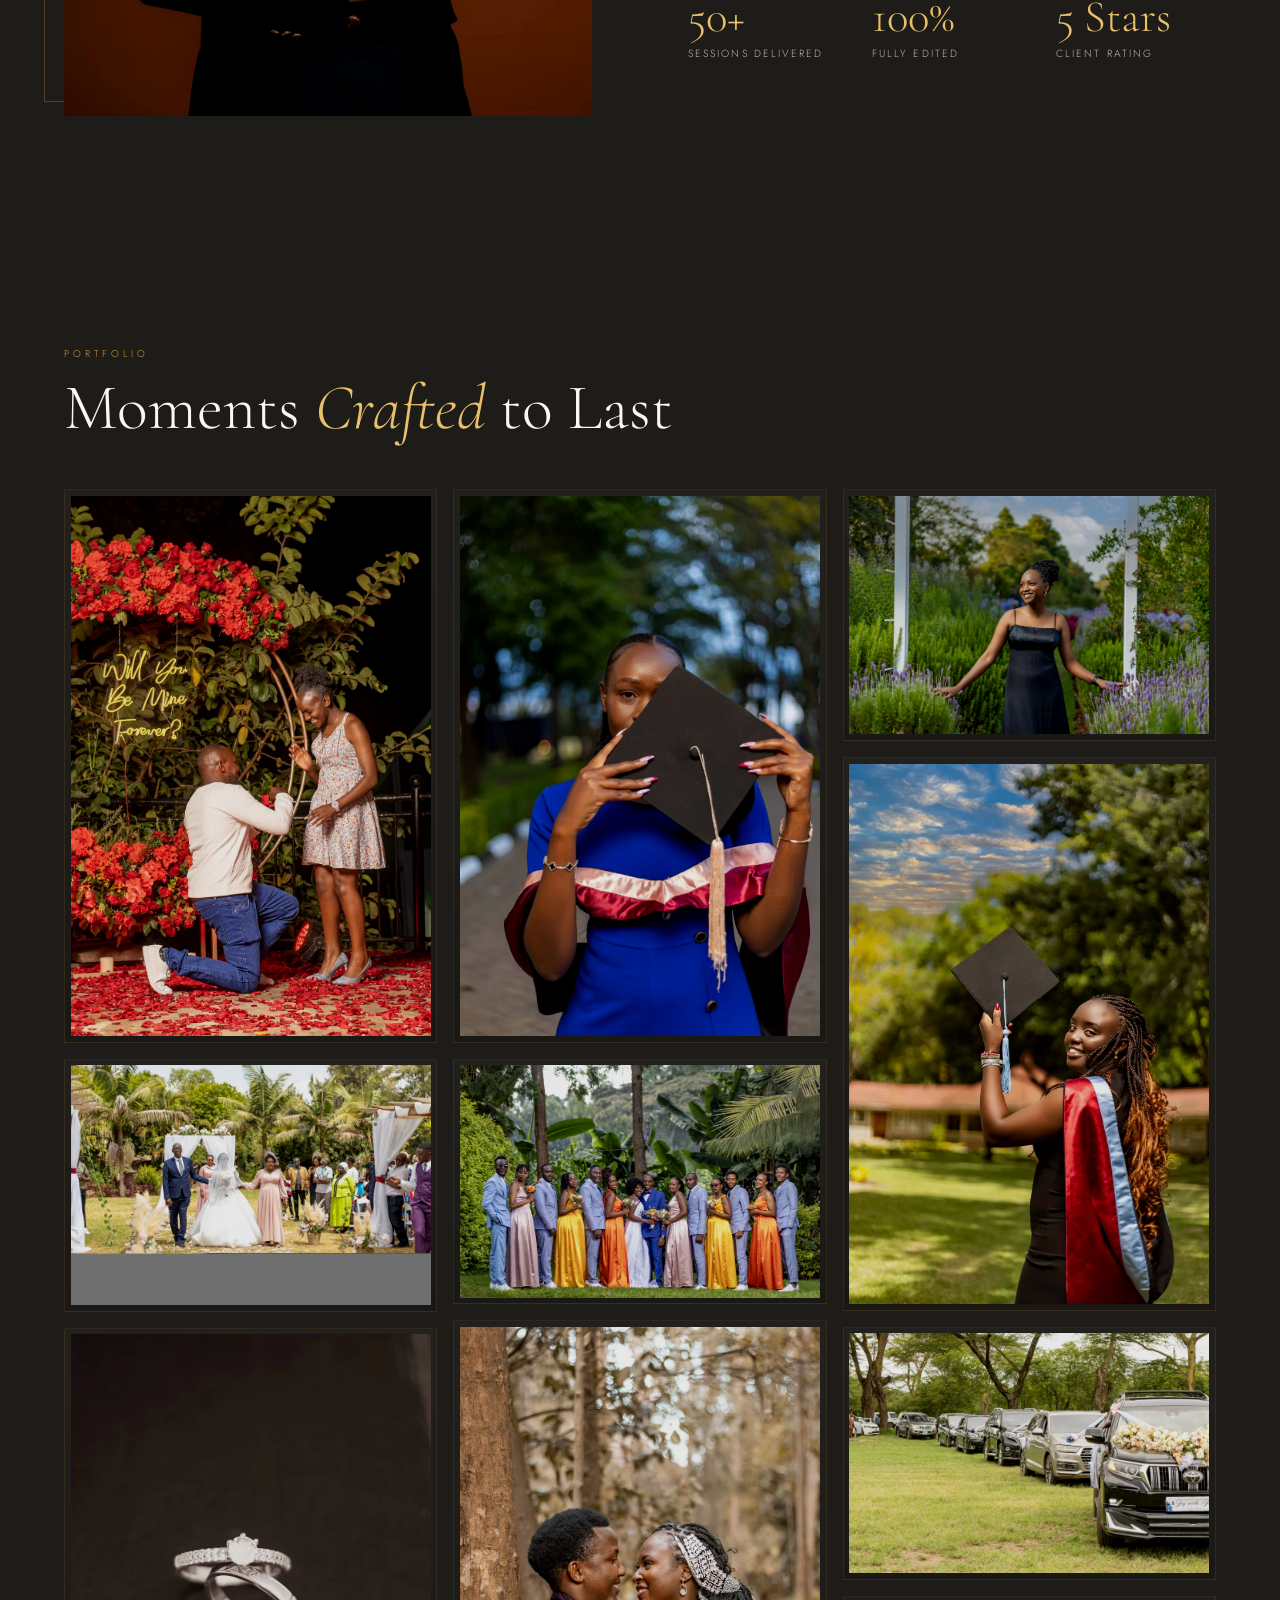
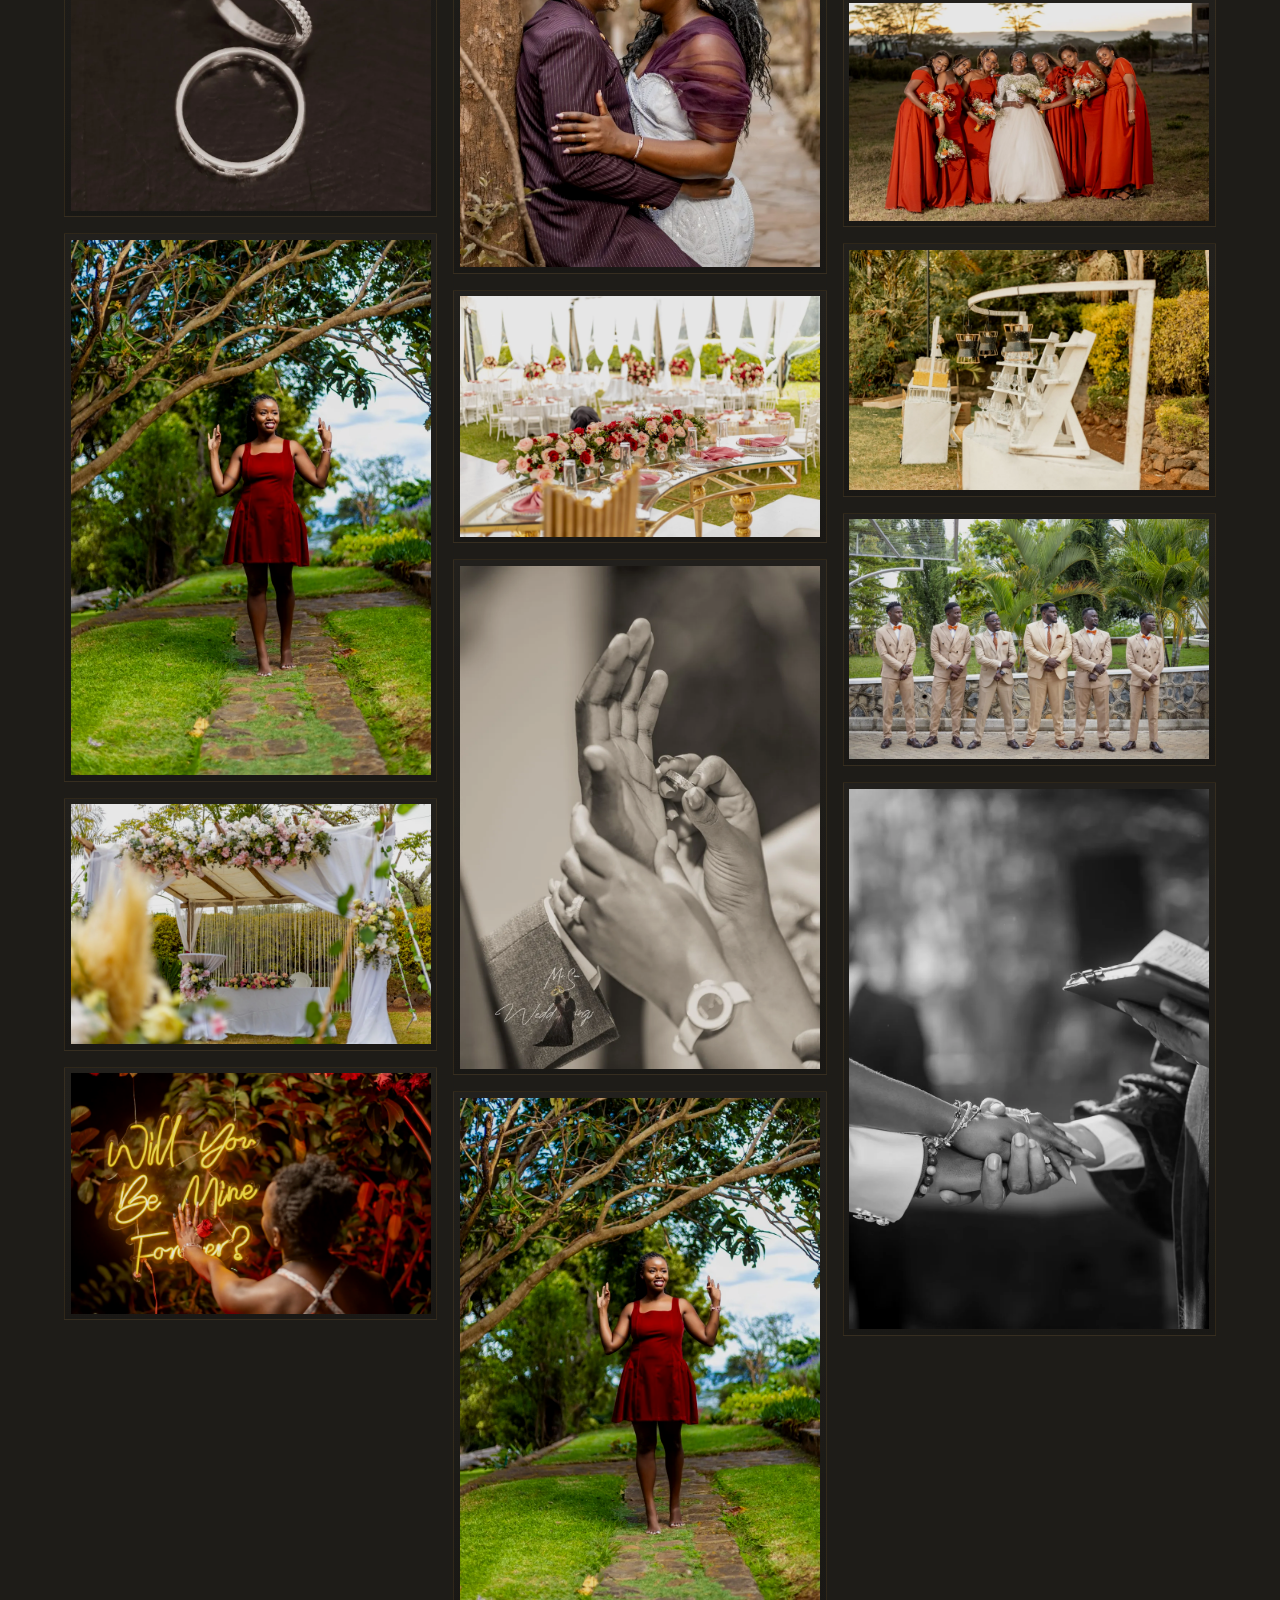
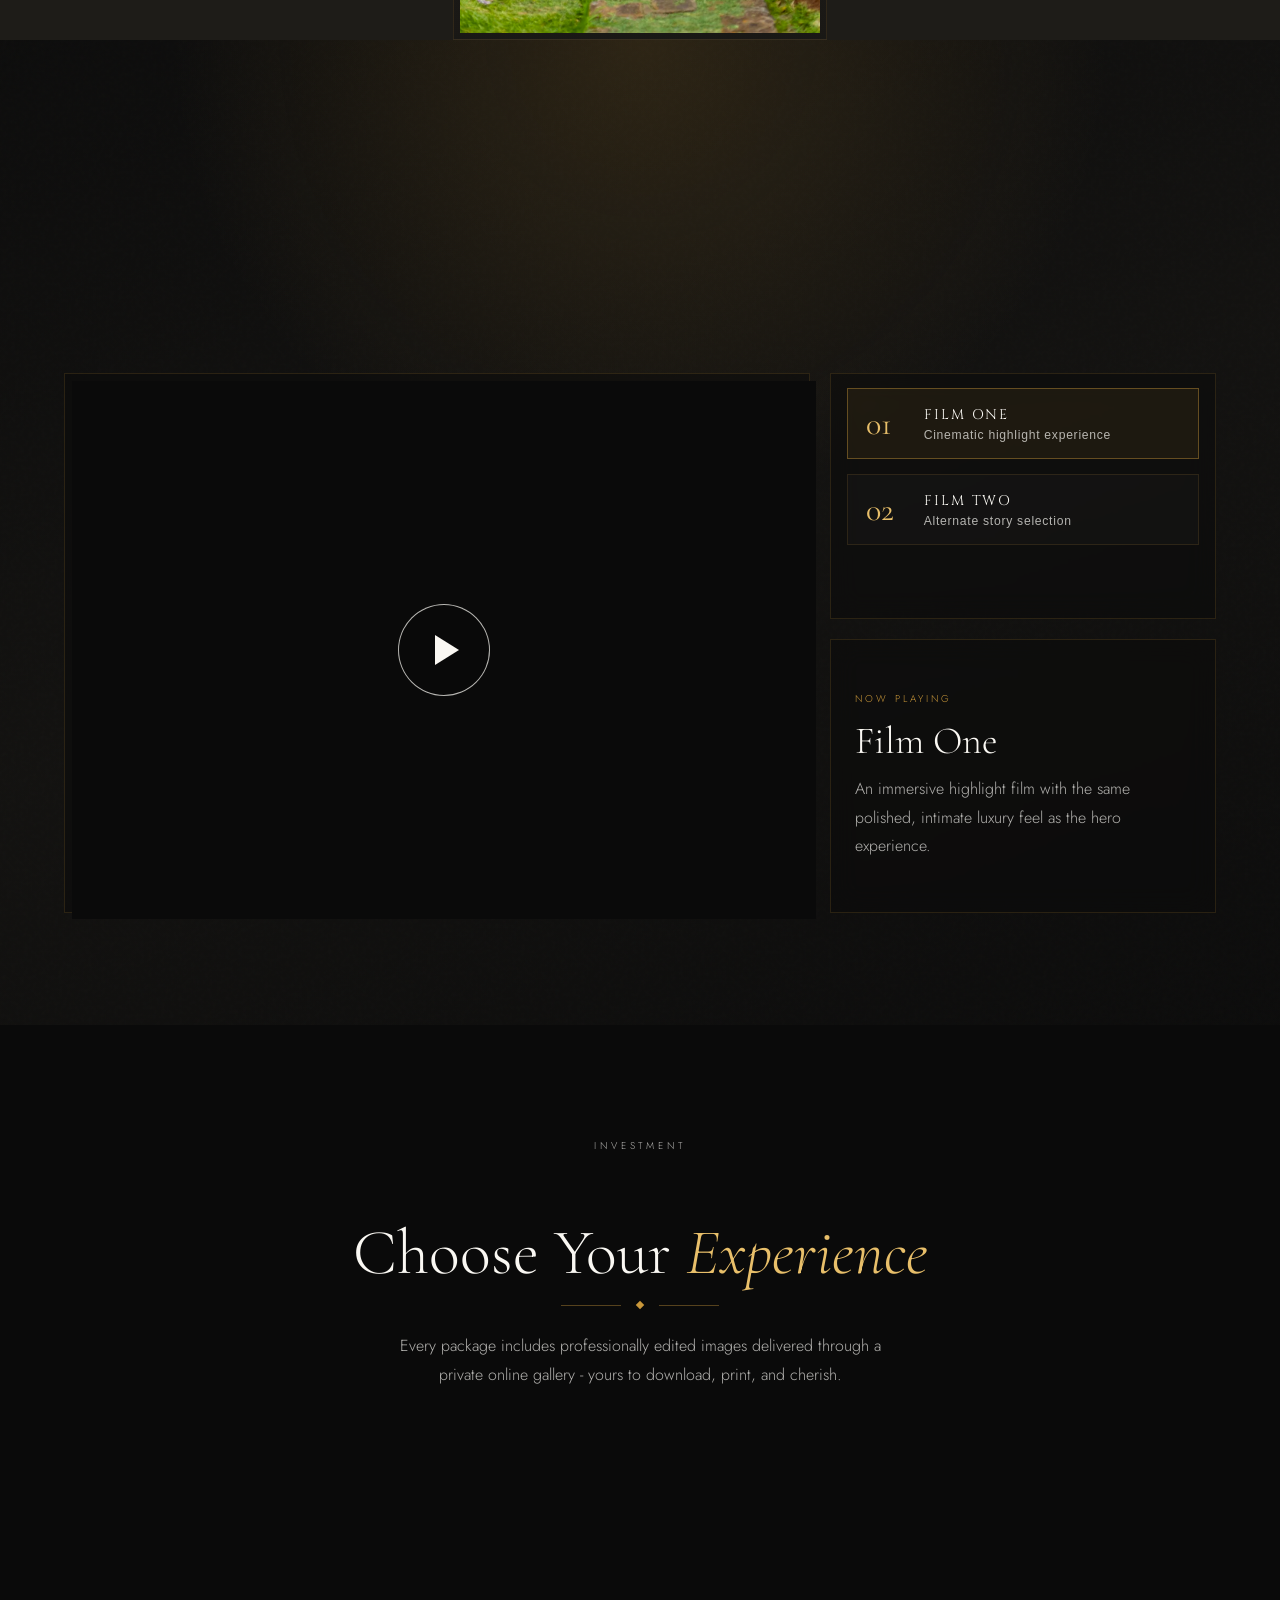
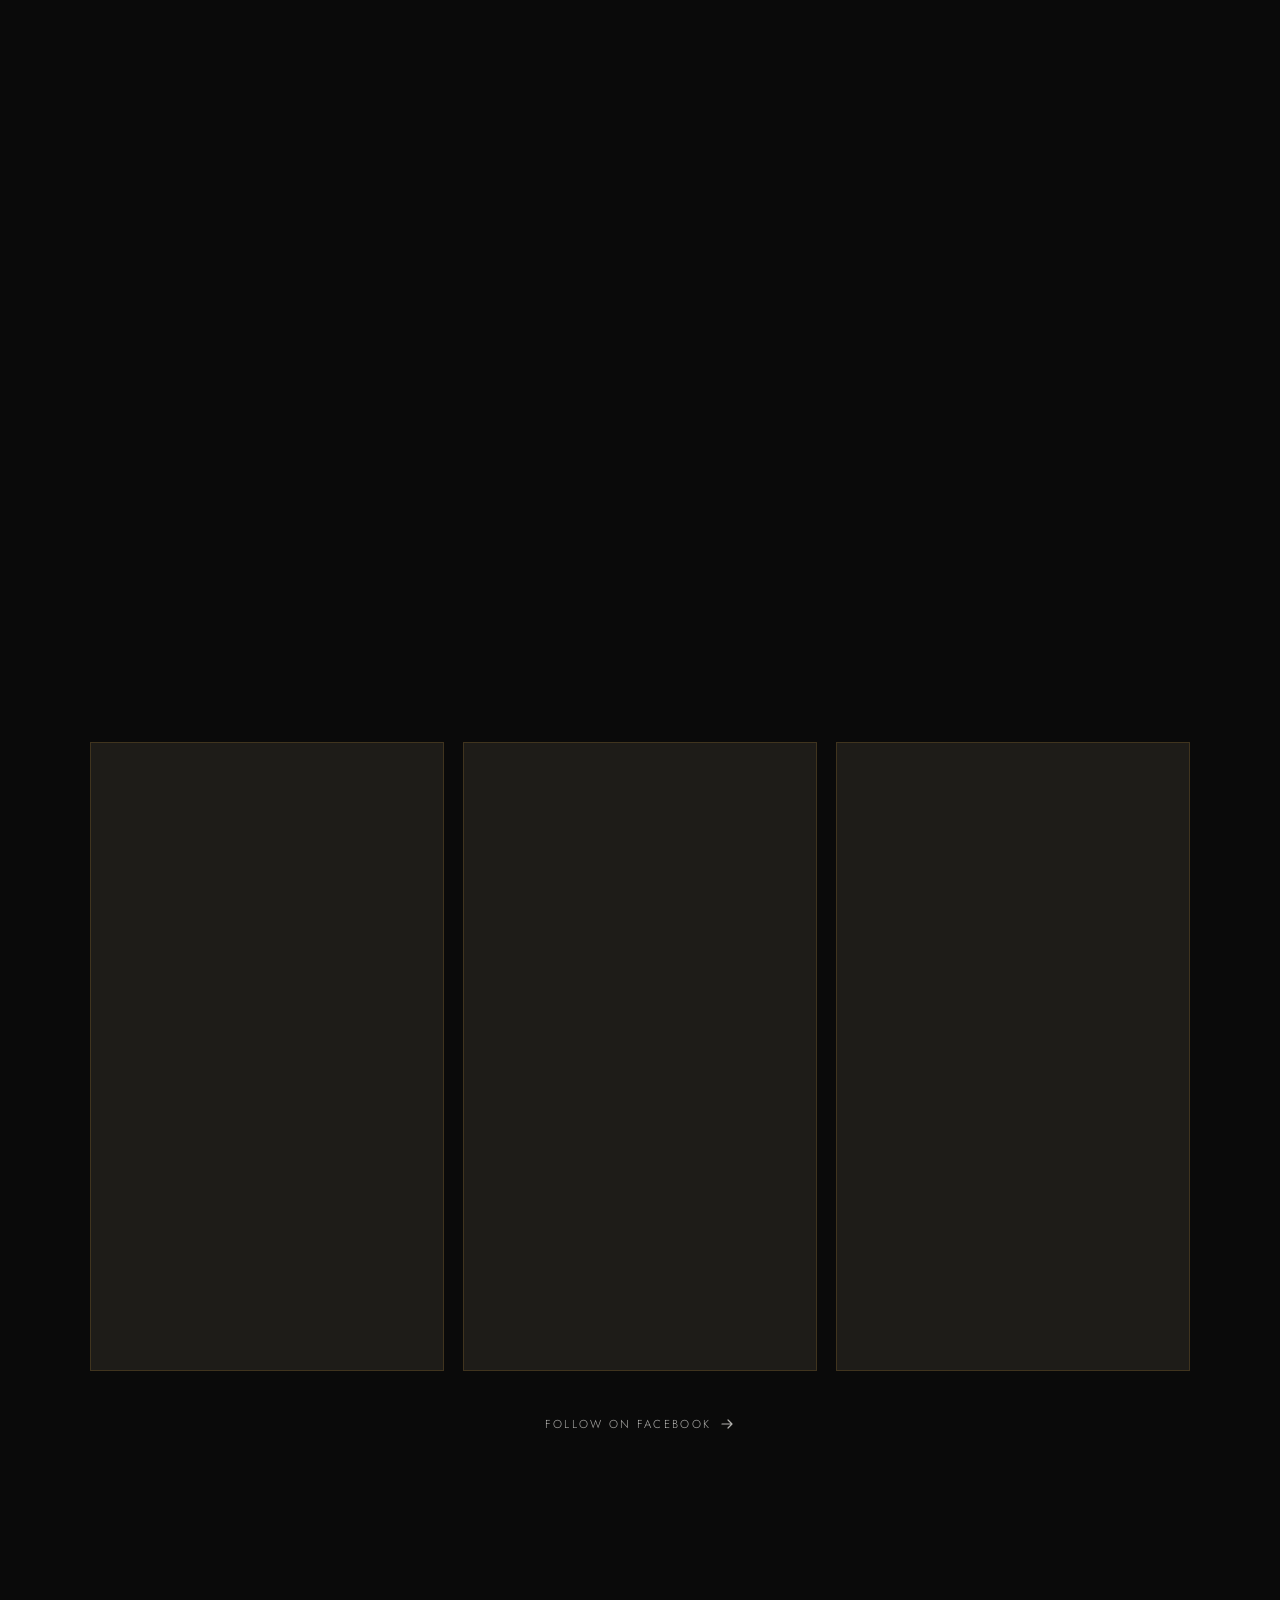
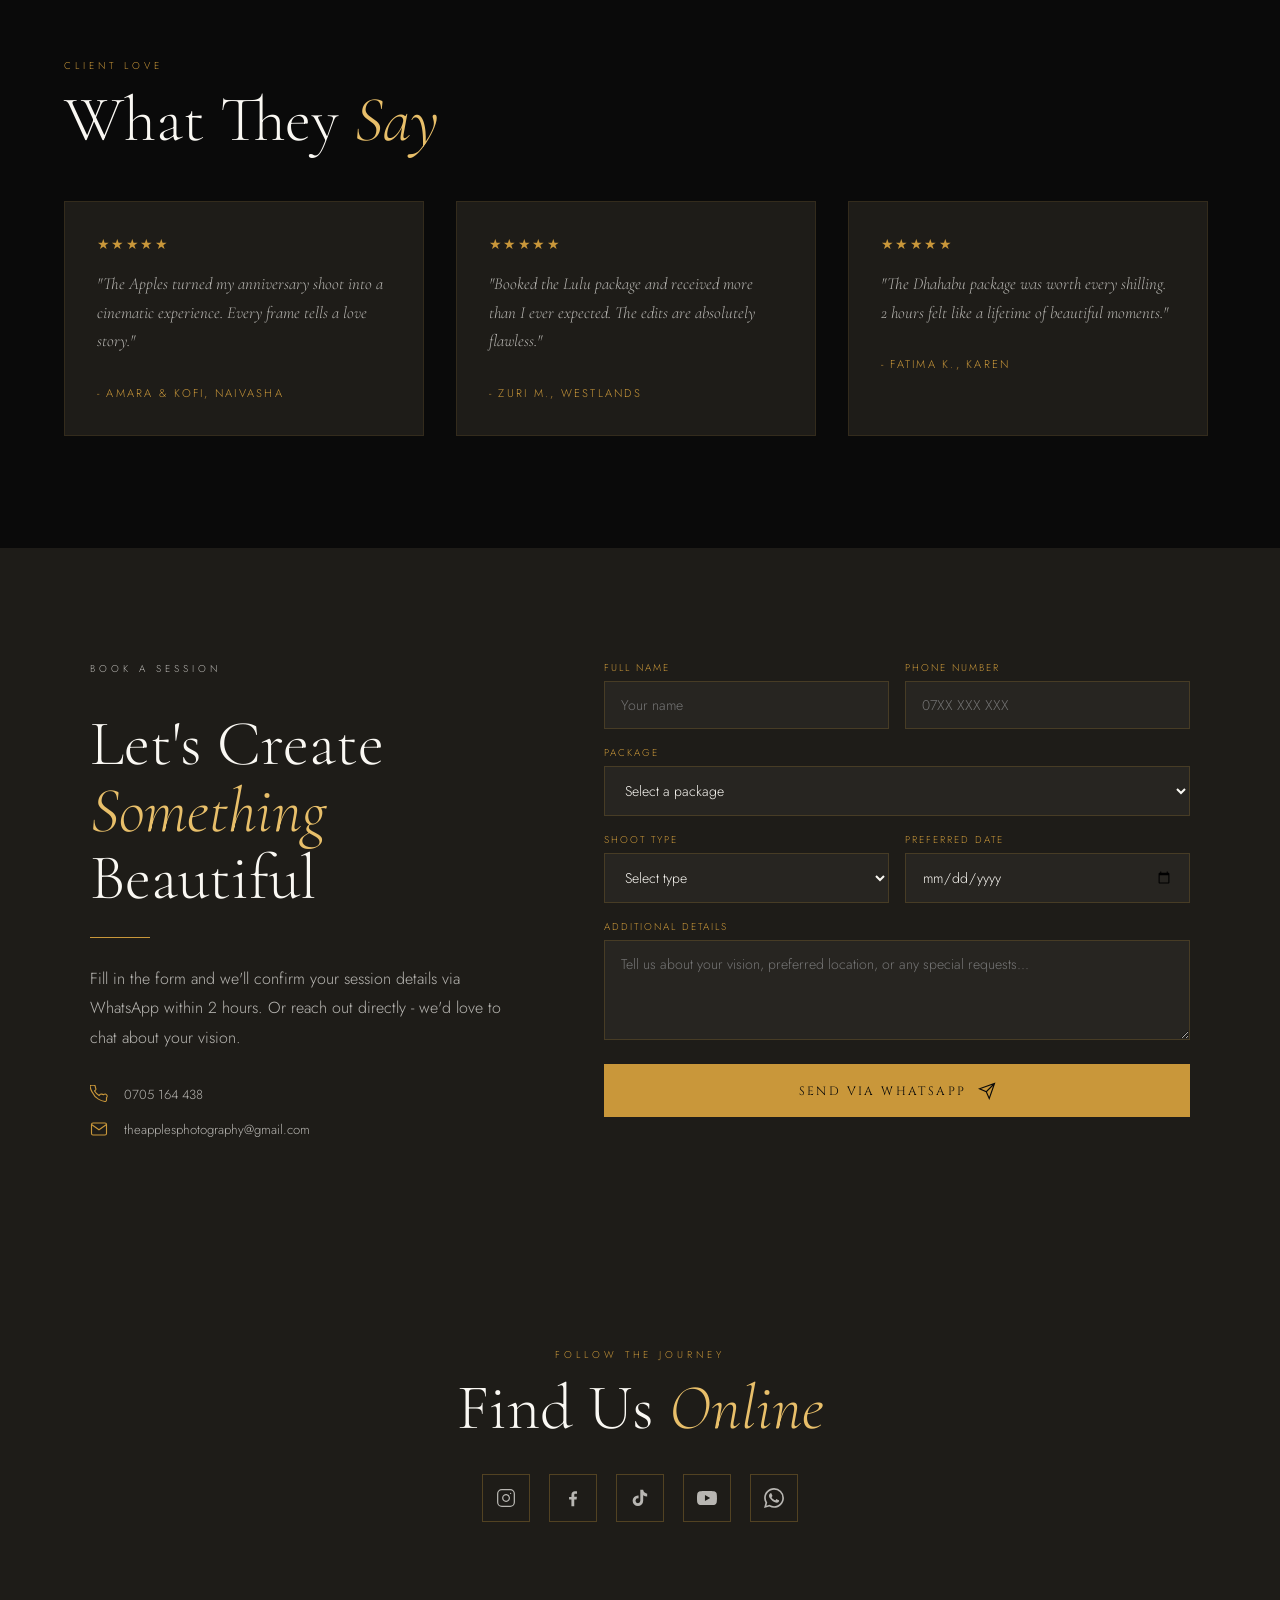
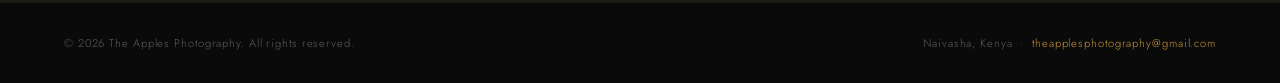
<file: public/index.html>
<!DOCTYPE html>
<html lang="en">
<head>
  <meta charset="UTF-8">
  <meta name="viewport" content="width=device-width, initial-scale=1.0">
  <title>The Apples Photography | Luxury Photography in Naivasha</title>
  <meta name="description" content="The Apples Photography - premium portrait, couples and fashion photography in Naivasha. Book your session today.">
  <link rel="icon" type="image/png" href="TRASNPARENT%20APPLE%20LOGO%20.png">
  <link rel="preload" as="image" href="gallery/web/hero-replacement.webp" fetchpriority="high">
  <link rel="preconnect" href="https://fonts.googleapis.com">
  <link rel="preconnect" href="https://fonts.gstatic.com" crossorigin>
  <link href="https://fonts.googleapis.com/css2?family=Cormorant+Garamond:ital,wght@0,300;0,400;0,600;1,300;1,400&family=Cinzel:wght@400;600&family=Jost:wght@200;300;400&display=swap" rel="stylesheet">
  <link rel="stylesheet" href="css/styles.css">
</head>
<body>

<!-- Custom Cursor -->
<div class="cursor" id="cursor"></div>
<div class="cursor-ring" id="cursorRing"></div>

<!-- Nav -->
<nav id="navbar">
  <a href="#hero" class="nav-logo">
    <img src="TRASNPARENT%20APPLE%20LOGO%20.png" alt="The Apples Photography" class="nav-logo-img">
  </a>
  <ul class="nav-links">
    <li><a href="#about">About</a></li>
    <li><a href="#portfolio">Portfolio</a></li>
    <li><a href="#pricing">Packages</a></li>
    <li><a href="#reels">Reels</a></li>
    <li><a href="#booking">Contact</a></li>
  </ul>
  <a href="#booking" class="nav-cta">Book a Session</a>
  <button class="nav-hamburger" id="navHamburger" aria-label="Open menu">
    <span></span><span></span><span></span>
  </button>
</nav>

<!-- Mobile Nav Overlay -->
<div class="mobile-nav" id="mobileNav">
  <button class="mobile-nav-close" id="mobileNavClose" aria-label="Close menu">&#x2715;</button>
  <ul>
    <li><a href="#about">About</a></li>
    <li><a href="#portfolio">Portfolio</a></li>
    <li><a href="#pricing">Packages</a></li>
    <li><a href="#reels">Reels</a></li>
    <li><a href="#booking">Contact</a></li>
  </ul>
  <a href="#booking" class="mobile-nav-cta">Book a Session</a>
</div>

<!-- Hero -->
<section id="hero">
  <div class="hero-bg" aria-hidden="true">
    <div class="hero-slide is-active" style="background-image:url('gallery/web/hero-replacement.webp')"></div>
    <div class="hero-slide" style="background-image:url('gallery/web/portraits.webp')"></div>
    <div class="hero-slide" style="background-image:url('gallery/web/wedding-convoy.webp')"></div>
    <div class="hero-slide" style="background-image:url('gallery/web/wedding-bride-team.webp')"></div>
  </div>
  <div class="hero-grain"></div>
  <div class="hero-content">
    <div class="hero-badge">Naivasha &middot; Kenya</div>
    <h1 class="hero-title">
      The <em>Apples</em><br>Photography
    </h1>
    <p class="hero-sub">Luxury Portrait &amp; Lifestyle Photography</p>
    <div class="hero-actions">
      <a href="#booking" class="btn-primary">Book Your Session</a>
      <a href="#portfolio" class="btn-secondary">
        View Work
        <svg width="16" height="16" viewBox="0 0 16 16" fill="none">
          <path d="M3 8H13M9 4l4 4-4 4" stroke="currentColor" stroke-width="1.2" stroke-linecap="round" stroke-linejoin="round"/>
        </svg>
      </a>
    </div>
  </div>
  <div class="hero-scroll">
    <div class="hero-scroll-line"></div>
    <span>Scroll</span>
  </div>
</section>

<!-- About -->
<section id="about">
  <div class="about-visual reveal">
    <div class="about-img-frame"></div>
    <img src="mr_sam.webp" alt="Mr. Sam, CEO of The Apples Photography" class="about-img">
  </div>
  <div class="about-text reveal reveal-delay-1">
    <p class="section-label">Our Story</p>
    <h2 class="section-title">Where Light Meets <em>Emotion</em></h2>
    <div class="divider"></div>
    <p>The Apples Photography is a Naivasha-based luxury photography studio specialising in portraits, couples shoots, fashion, and lifestyle imagery. We believe a photograph should make your heart stop - not just your scroll.</p>
    <p>Every session is a carefully crafted experience, blending cinematic vision with intimate storytelling. We don't just capture moments; we architect memories.</p>
    <div class="about-stats">
      <div>
        <span class="stat-num">50+</span>
        <span class="stat-label">Sessions Delivered</span>
      </div>
      <div>
        <span class="stat-num">100%</span>
        <span class="stat-label">Fully Edited</span>
      </div>
      <div>
        <span class="stat-num">5 Stars</span>
        <span class="stat-label">Client Rating</span>
      </div>
    </div>
  </div>
</section>

<!-- Portfolio -->
<section id="portfolio">
  <div class="section-inner">
    <p class="section-label reveal">Portfolio</p>
    <h2 class="section-title reveal reveal-delay-1">Moments <em>Crafted</em> to Last</h2>
  </div>
  <div class="gallery-columns">
    <div class="gallery-column">
      <div class="gallery-item reveal">
        <img src="gallery/web/proposal.webp" alt="Proposal session" loading="lazy">
        <div class="gallery-overlay"><span class="gallery-tag">Proposal</span></div>
      </div>
      <div class="gallery-item reveal reveal-delay-1">
        <img src="gallery/web/wedding-main.webp" alt="Wedding portrait" loading="lazy">
        <div class="gallery-overlay"><span class="gallery-tag">Wedding</span></div>
      </div>
      <div class="gallery-item reveal reveal-delay-2">
        <img src="gallery/web/wedding-rings.webp" alt="Wedding rings detail" loading="lazy">
        <div class="gallery-overlay"><span class="gallery-tag">Details</span></div>
      </div>
      <div class="gallery-item reveal">
        <img src="gallery/web/portrait-2.webp" alt="Portrait session close-up" loading="lazy">
        <div class="gallery-overlay"><span class="gallery-tag">Portraits</span></div>
      </div>
      <div class="gallery-item reveal reveal-delay-1">
        <img src="gallery/web/decor-2.webp" alt="Wedding decor setup" loading="lazy">
        <div class="gallery-overlay"><span class="gallery-tag">Decor</span></div>
      </div>
      <div class="gallery-item reveal reveal-delay-2">
        <img src="gallery/web/proposal-2.webp" alt="Proposal celebration moment" loading="lazy">
        <div class="gallery-overlay"><span class="gallery-tag">Proposal</span></div>
      </div>
      <div class="gallery-item reveal">
        <img src="gallery/web/wedding-shoes.webp" alt="Wedding shoes detail" loading="lazy">
        <div class="gallery-overlay"><span class="gallery-tag">Details</span></div>
      </div>
    </div>
    <div class="gallery-column">
      <div class="gallery-item reveal">
        <img src="gallery/web/graduation.webp" alt="Graduation portraits" loading="lazy">
        <div class="gallery-overlay"><span class="gallery-tag">Graduation</span></div>
      </div>
      <div class="gallery-item reveal reveal-delay-1">
        <img src="gallery/web/hero-replacement.webp" alt="Wedding ceremony moment" loading="lazy">
        <div class="gallery-overlay"><span class="gallery-tag">Ceremony</span></div>
      </div>
      <div class="gallery-item reveal reveal-delay-2">
        <img src="gallery/web/wedding-couple.webp" alt="Wedding couple portrait" loading="lazy">
        <div class="gallery-overlay"><span class="gallery-tag">Couple</span></div>
      </div>
      <div class="gallery-item reveal">
        <img src="gallery/web/decor-1.webp" alt="Wedding decor details" loading="lazy">
        <div class="gallery-overlay"><span class="gallery-tag">Decor</span></div>
      </div>
      <div class="gallery-item reveal reveal-delay-1">
        <img src="gallery/web/wedding-rings-hand.webp" alt="Wedding rings on hand" loading="lazy">
        <div class="gallery-overlay"><span class="gallery-tag">Details</span></div>
      </div>
      <div class="gallery-item reveal reveal-delay-2">
        <img src="gallery/web/portrait-2.webp" alt="Portrait session close-up" loading="lazy">
        <div class="gallery-overlay"><span class="gallery-tag">Portraits</span></div>
      </div>
    </div>
    <div class="gallery-column">
      <div class="gallery-item reveal">
        <img src="gallery/web/portraits.webp" alt="Portrait session" loading="lazy">
        <div class="gallery-overlay"><span class="gallery-tag">Portraits</span></div>
      </div>
      <div class="gallery-item reveal reveal-delay-1">
        <img src="gallery/web/graduation-2.webp" alt="Graduation portrait outdoors" loading="lazy">
        <div class="gallery-overlay"><span class="gallery-tag">Graduation</span></div>
      </div>
      <div class="gallery-item reveal reveal-delay-2">
        <img src="gallery/web/wedding-convoy.webp" alt="Wedding convoy" loading="lazy">
        <div class="gallery-overlay"><span class="gallery-tag">Convoy</span></div>
      </div>
      <div class="gallery-item reveal">
        <img src="gallery/web/wedding-bride-team.webp" alt="Bride team portrait" loading="lazy">
        <div class="gallery-overlay"><span class="gallery-tag">Bride Team</span></div>
      </div>
      <div class="gallery-item reveal reveal-delay-1">
        <img src="gallery/web/decor-3.webp" alt="Wedding decor styling" loading="lazy">
        <div class="gallery-overlay"><span class="gallery-tag">Decor</span></div>
      </div>
      <div class="gallery-item reveal reveal-delay-2">
        <img src="gallery/web/groom-team-2.webp" alt="Groom team portrait" loading="lazy">
        <div class="gallery-overlay"><span class="gallery-tag">Groom Team</span></div>
      </div>
      <div class="gallery-item reveal">
        <img src="gallery/web/wedding-vows.webp" alt="Wedding vows moment" loading="lazy">
        <div class="gallery-overlay"><span class="gallery-tag">Vows</span></div>
      </div>
    </div>
  </div>
</section>

<!-- Films -->
<section id="films-showcase">
  <div class="films-backdrop"></div>
  <div class="hero-grain"></div>
  <div class="films-content">
    <p class="section-label reveal">Moving Portraits</p>
    <h2 class="section-title reveal reveal-delay-1">Choose the <em>Film</em> You Want to Experience</h2>
    <p class="films-intro reveal reveal-delay-2">A cinematic extension of the gallery, designed for visitors who want to feel the motion, atmosphere, and emotion behind the still frames.</p>

    <div class="films-stage reveal reveal-delay-2">
      <div class="films-player-shell">
        <div id="filmPoster" class="film-poster is-visible" style="background-image:url('https://drive.google.com/thumbnail?id=1dozZ3FjbHM92coeBxDfXfqhGvvhWXId0&sz=w1600')">
          <button id="filmPlayButton" class="film-play-button" type="button" aria-label="Play selected film">
            <span class="film-play-icon"></span>
          </button>
        </div>
        <iframe
          id="filmViewer"
          class="film-viewer"
          src=""
          data-video-src="https://drive.google.com/file/d/1dozZ3FjbHM92coeBxDfXfqhGvvhWXId0/preview"
          title="Featured film"
          allow="autoplay; fullscreen"
          allowfullscreen>
        </iframe>
      </div>
      <div class="films-selector">
        <button
          class="film-option is-active"
          type="button"
          data-video-src="https://drive.google.com/file/d/1dozZ3FjbHM92coeBxDfXfqhGvvhWXId0/preview"
          data-thumbnail-src="https://drive.google.com/thumbnail?id=1dozZ3FjbHM92coeBxDfXfqhGvvhWXId0&sz=w1600"
          data-film-title="Film One"
          data-film-copy="An immersive highlight film with the same polished, intimate luxury feel as the hero experience.">
          <span class="film-option-index">01</span>
          <span class="film-option-text">
            <strong>Film One</strong>
            <small>Cinematic highlight experience</small>
          </span>
        </button>
        <button
          class="film-option"
          type="button"
          data-video-src="https://drive.google.com/file/d/10wnZHdPSfFhsjtz6GJfoERpUm2gefHMs/preview"
          data-thumbnail-src="gallery/web/portrait-2.webp"
          data-film-title="Film Two"
          data-film-copy="A second motion piece for visitors who want to explore another mood, pace, and visual story.">
          <span class="film-option-index">02</span>
          <span class="film-option-text">
            <strong>Film Two</strong>
            <small>Alternate story selection</small>
          </span>
        </button>
      </div>
      <div class="films-meta">
        <p class="films-meta-label">Now Playing</p>
        <h3 id="filmTitle">Film One</h3>
        <p id="filmCopy">An immersive highlight film with the same polished, intimate luxury feel as the hero experience.</p>
      </div>
    </div>
  </div>
</section>

<!-- Pricing -->
<section id="pricing">
  <p class="section-label reveal">Investment</p>
  <h2 class="section-title reveal reveal-delay-1">Choose Your <em>Experience</em></h2>
  <div class="ornament reveal reveal-delay-1" style="justify-content:center;max-width:200px;margin:1rem auto 1.5rem;">
    <div class="ornament-line"></div>
    <div class="ornament-diamond"></div>
    <div class="ornament-line"></div>
  </div>
  <p class="reveal reveal-delay-2">Every package includes professionally edited images delivered through a private online gallery - yours to download, print, and cherish.</p>

  <div class="packages-grid reveal reveal-delay-2">
    <!-- Shaba -->
    <div class="package-card">
      <p class="package-name">Shaba</p>
      <div class="package-price"><span class="package-currency">Ksh</span>400</div>
      <p class="package-desc">Per Single Edited Photo</p>
      <ul class="package-features">
        <li>1 Fully retouched image</li>
        <li>Professional colour grade</li>
        <li>Digital delivery same day</li>
        <li>Print-ready resolution</li>
      </ul>
      <button class="pkg-btn" onclick="bookPackage('Shaba','Ksh 400','Single Edited Photo')">Book Now</button>
    </div>
    <!-- Lulu - Featured -->
    <div class="package-card featured">
      <span class="package-tag">Most Popular</span>
      <p class="package-name">Lulu</p>
      <div class="package-price"><span class="package-currency">Ksh</span>5,500</div>
      <p class="package-desc">15 Fully Edited Photos</p>
      <ul class="package-features">
        <li>Up to 15 edited portraits</li>
        <li>Professional colour grade</li>
        <li>Private online gallery</li>
        <li>Outfit change allowed</li>
        <li>Print-ready resolution</li>
      </ul>
      <button class="pkg-btn" onclick="bookPackage('Lulu','Ksh 5,500','15 Fully Edited Photos')">Book Now</button>
    </div>
    <!-- Dhahabu -->
    <div class="package-card">
      <p class="package-name">Dhahabu</p>
      <div class="package-price"><span class="package-currency">Ksh</span>10,000</div>
      <p class="package-desc">2hr Session &middot; Multiple Outfits</p>
      <ul class="package-features">
        <li>Full 2-hour photoshoot</li>
        <li>Multiple outfit changes</li>
        <li>Extensive edited gallery</li>
        <li>Couples &amp; group friendly</li>
        <li>Priority delivery</li>
      </ul>
      <button class="pkg-btn" onclick="bookPackage('Dhahabu','Ksh 10,000','2hr Session with Multiple Outfits')">Book Now</button>
    </div>
  </div>
</section>

<!-- Reels -->
<section id="reels">
  <p class="section-label reveal">Behind the Lens</p>
  <h2 class="section-title reveal reveal-delay-1">Watch Our <em>Posts</em></h2>
  <div class="reels-grid">
    <div class="reel-card reveal">
      <iframe class="reel-embed" src="https://www.facebook.com/plugins/video.php?href=https%3A%2F%2Fweb.facebook.com%2Freel%2F704341072433677%2F%3Fs%3Dfb_shorts_profile%26stack_idx%3D0&show_text=false"
        allowfullscreen scrolling="no"
        allow="encrypted-media; autoplay; clipboard-write"
        title="The Apples Photography post 1"></iframe>
    </div>
    <div class="reel-card reveal reveal-delay-1">
      <iframe class="reel-embed" src="https://www.facebook.com/plugins/video.php?href=https%3A%2F%2Fweb.facebook.com%2Freel%2F24614919988175196%2F%3Fs%3Dfb_shorts_profile%26stack_idx%3D0&show_text=false"
        allowfullscreen scrolling="no"
        allow="encrypted-media; autoplay; clipboard-write"
        title="The Apples Photography post 2"></iframe>
    </div>
    <div class="reel-card reveal reveal-delay-2">
      <iframe class="reel-embed" src="https://www.facebook.com/plugins/video.php?href=https%3A%2F%2Fweb.facebook.com%2Freel%2F1289082409528636%2F%3Fs%3Dfb_shorts_profile%26stack_idx%3D0&show_text=false"
        allowfullscreen scrolling="no"
        allow="encrypted-media; autoplay; clipboard-write"
        title="The Apples Photography post 3"></iframe>
    </div>
  </div>
  <div style="margin-top:2.5rem;">
    <a href="https://facebook.com/theapplesphotography" target="_blank" rel="noopener" class="btn-secondary">
      Follow on Facebook
      <svg width="16" height="16" viewBox="0 0 16 16" fill="none">
        <path d="M3 8H13M9 4l4 4-4 4" stroke="currentColor" stroke-width="1.2" stroke-linecap="round" stroke-linejoin="round"/>
      </svg>
    </a>
  </div>
</section>

<!-- Testimonials -->
<section id="testimonials">
  <p class="section-label reveal">Client Love</p>
  <h2 class="section-title reveal reveal-delay-1">What They <em>Say</em></h2>
  <div style="overflow:hidden;margin-top:0;">
    <div class="testimonials-track">
      <div class="testimonial-card">
        <div class="testimonial-stars">★★★★★</div>
        <p class="testimonial-text">"The Apples turned my anniversary shoot into a cinematic experience. Every frame tells a love story."</p>
        <span class="testimonial-name">- Amara &amp; Kofi, Naivasha</span>
      </div>
      <div class="testimonial-card">
        <div class="testimonial-stars">★★★★★</div>
        <p class="testimonial-text">"Booked the Lulu package and received more than I ever expected. The edits are absolutely flawless."</p>
        <span class="testimonial-name">- Zuri M., Westlands</span>
      </div>
      <div class="testimonial-card">
        <div class="testimonial-stars">★★★★★</div>
        <p class="testimonial-text">"The Dhahabu package was worth every shilling. 2 hours felt like a lifetime of beautiful moments."</p>
        <span class="testimonial-name">- Fatima K., Karen</span>
      </div>
      <div class="testimonial-card">
        <div class="testimonial-stars">★★★★★</div>
        <p class="testimonial-text">"I've worked with many photographers. None make you feel like a model the way The Apples team does."</p>
        <span class="testimonial-name">- Njeri W., Kilimani</span>
      </div>
      <div class="testimonial-card">
        <div class="testimonial-stars">★★★★★</div>
        <p class="testimonial-text">"My headshots went from LinkedIn-basic to magazine-cover worthy. Absolute professionals."</p>
        <span class="testimonial-name">- David O., CBD</span>
      </div>
      <!-- Duplicate for seamless infinite loop -->
      <div class="testimonial-card">
        <div class="testimonial-stars">★★★★★</div>
        <p class="testimonial-text">"The Apples turned my anniversary shoot into a cinematic experience. Every frame tells a love story."</p>
        <span class="testimonial-name">- Amara &amp; Kofi, Naivasha</span>
      </div>
      <div class="testimonial-card">
        <div class="testimonial-stars">★★★★★</div>
        <p class="testimonial-text">"Booked the Lulu package and received more than I ever expected. The edits are absolutely flawless."</p>
        <span class="testimonial-name">- Zuri M., Westlands</span>
      </div>
      <div class="testimonial-card">
        <div class="testimonial-stars">★★★★★</div>
        <p class="testimonial-text">"The Dhahabu package was worth every shilling. 2 hours felt like a lifetime of beautiful moments."</p>
        <span class="testimonial-name">- Fatima K., Karen</span>
      </div>
      <div class="testimonial-card">
        <div class="testimonial-stars">★★★★★</div>
        <p class="testimonial-text">"I've worked with many photographers. None make you feel like a model the way The Apples team does."</p>
        <span class="testimonial-name">- Njeri W., Kilimani</span>
      </div>
      <div class="testimonial-card">
        <div class="testimonial-stars">★★★★★</div>
        <p class="testimonial-text">"My headshots went from LinkedIn-basic to magazine-cover worthy. Absolute professionals."</p>
        <span class="testimonial-name">- David O., CBD</span>
      </div>
    </div>
  </div>
</section>

<!-- Booking -->
<section id="booking">
  <div class="booking-inner">
    <div class="booking-info">
      <p class="section-label reveal">Book a Session</p>
      <h2 class="section-title reveal reveal-delay-1">Let's Create <em>Something</em> Beautiful</h2>
      <div class="divider reveal reveal-delay-1"></div>
      <p class="reveal reveal-delay-2">Fill in the form and we'll confirm your session details via WhatsApp within 2 hours. Or reach out directly - we'd love to chat about your vision.</p>
      <div class="booking-contact-item reveal reveal-delay-2">
        <svg width="18" height="18" viewBox="0 0 24 24" fill="none" stroke="currentColor" stroke-width="1.5" style="color:var(--gold)"><path d="M22 16.92v3a2 2 0 01-2.18 2 19.79 19.79 0 01-8.63-3.07A19.5 19.5 0 013.07 9.8a19.79 19.79 0 01-3.07-8.63A2 2 0 012 .18h3a2 2 0 012 1.72c.127.96.361 1.903.7 2.81a2 2 0 01-.45 2.11L6.09 7.91a16 16 0 006 6l1.27-1.27a2 2 0 012.11-.45c.907.339 1.85.573 2.81.7A2 2 0 0122 16.92z"/></svg>
        <span>0705 164 438</span>
      </div>
      <div class="booking-contact-item reveal reveal-delay-2">
        <svg width="18" height="18" viewBox="0 0 24 24" fill="none" stroke="currentColor" stroke-width="1.5" style="color:var(--gold)"><path d="M4 4h16c1.1 0 2 .9 2 2v12c0 1.1-.9 2-2 2H4c-1.1 0-2-.9-2-2V6c0-1.1.9-2 2-2z"/><polyline points="22,6 12,13 2,6"/></svg>
        <span>theapplesphotography@gmail.com</span>
      </div>
    </div>
    <div class="booking-form reveal reveal-delay-2">
      <div class="form-row">
        <div class="form-group">
          <label for="name">Full Name</label>
          <input type="text" id="name" placeholder="Your name">
        </div>
        <div class="form-group">
          <label for="phone">Phone Number</label>
          <input type="tel" id="phone" placeholder="07XX XXX XXX">
        </div>
      </div>
      <div class="form-group">
        <label for="package">Package</label>
        <select id="package">
          <option value="">Select a package</option>
          <option value="Shaba - Ksh 400 (Single Photo)">Shaba - Ksh 400 (Single Photo)</option>
          <option value="Lulu - Ksh 5,500 (15 Photos)">Lulu - Ksh 5,500 (15 Photos)</option>
          <option value="Dhahabu - Ksh 10,000 (2hr Session)">Dhahabu - Ksh 10,000 (2hr Session)</option>
        </select>
      </div>
      <div class="form-row">
        <div class="form-group">
          <label for="shoot-type">Shoot Type</label>
          <select id="shoot-type">
            <option value="">Select type</option>
            <option value="Portrait / Solo">Portrait / Solo</option>
            <option value="Couples">Couples</option>
            <option value="Family">Family</option>
            <option value="Fashion / Editorial">Fashion / Editorial</option>
            <option value="Corporate / Headshots">Corporate / Headshots</option>
            <option value="Bridal / Pre-wedding">Bridal / Pre-wedding</option>
          </select>
        </div>
        <div class="form-group">
          <label for="date">Preferred Date</label>
          <input type="date" id="date">
        </div>
      </div>
      <div class="form-group">
        <label for="message">Additional Details</label>
        <textarea id="message" placeholder="Tell us about your vision, preferred location, or any special requests..."></textarea>
      </div>
      <button class="form-submit" onclick="sendToWhatsApp()">
        Send via WhatsApp
        <svg width="18" height="18" viewBox="0 0 24 24" fill="none" stroke="currentColor" stroke-width="1.5">
          <path d="M22 2L11 13M22 2l-7 20-4-9-9-4 20-7z"/>
        </svg>
      </button>
    </div>
  </div>
</section>

<!-- Social -->
<section id="social">
  <p class="section-label">Follow the Journey</p>
  <h2 class="section-title">Find Us <em>Online</em></h2>
  <ul class="social-links">
    <li>
      <a href="https://www.instagram.com/theapplesphotography" target="_blank" rel="noopener" title="Instagram" aria-label="Instagram">
        <svg width="20" height="20" viewBox="0 0 24 24" fill="none" stroke="currentColor" stroke-width="1.5" stroke-linecap="round" stroke-linejoin="round">
          <rect x="2" y="2" width="20" height="20" rx="5" ry="5"/>
          <path d="M16 11.37A4 4 0 1112.63 8 4 4 0 0116 11.37z"/>
          <line x1="17.5" y1="6.5" x2="17.51" y2="6.5"/>
        </svg>
      </a>
    </li>
    <li>
      <a href="https://facebook.com/theapplesphotography" target="_blank" rel="noopener" title="Facebook" aria-label="Facebook">
        <svg width="20" height="20" viewBox="0 0 24 24" fill="currentColor">
          <path d="M13.5 22v-8.2h2.8l.42-3.2H13.5V8.56c0-.93.27-1.56 1.6-1.56h1.72V4.14c-.3-.04-1.32-.14-2.5-.14-2.48 0-4.18 1.5-4.18 4.28v2.38H7.3v3.2h2.8V22h3.4z"/>
        </svg>
      </a>
    </li>
    <li>
      <a href="https://www.tiktok.com/@theapplesphotography" target="_blank" rel="noopener" title="TikTok" aria-label="TikTok">
        <svg width="20" height="20" viewBox="0 0 24 24" fill="currentColor">
          <path d="M19.59 6.69a4.83 4.83 0 01-3.77-4.25V2h-3.45v13.67a2.89 2.89 0 01-2.88 2.5 2.89 2.89 0 01-2.89-2.89 2.89 2.89 0 012.89-2.89c.28 0 .54.04.79.1V9.01a6.27 6.27 0 00-.79-.05 6.34 6.34 0 00-6.34 6.34 6.34 6.34 0 006.34 6.34 6.34 6.34 0 006.33-6.34V8.69a8.18 8.18 0 004.78 1.52V6.73a4.85 4.85 0 01-1.01-.04z"/>
        </svg>
      </a>
    </li>
    <li>
      <a href="https://www.youtube.com/@theapplesphotographyfilms9664" target="_blank" rel="noopener" title="YouTube" aria-label="YouTube">
        <svg width="20" height="20" viewBox="0 0 24 24" fill="currentColor">
          <path d="M23.498 6.186a3.016 3.016 0 00-2.122-2.136C19.505 3.545 12 3.545 12 3.545s-7.505 0-9.377.505A3.017 3.017 0 00.502 6.186C0 8.07 0 12 0 12s0 3.93.502 5.814a3.016 3.016 0 002.122 2.136c1.871.505 9.376.505 9.376.505s7.505 0 9.377-.505a3.015 3.015 0 002.122-2.136C24 15.93 24 12 24 12s0-3.93-.502-5.814zM9.545 15.568V8.432L15.818 12l-6.273 3.568z"/>
        </svg>
      </a>
    </li>
    <li>
      <a href="https://wa.me/254705164438" target="_blank" rel="noopener" title="WhatsApp" aria-label="WhatsApp">
        <svg width="20" height="20" viewBox="0 0 24 24" fill="currentColor">
          <path d="M17.472 14.382c-.297-.149-1.758-.867-2.03-.967-.273-.099-.471-.148-.67.15-.197.297-.767.966-.94 1.164-.173.199-.347.223-.644.075-.297-.15-1.255-.463-2.39-1.475-.883-.788-1.48-1.761-1.653-2.059-.173-.297-.018-.458.13-.606.134-.133.298-.347.446-.52.149-.174.198-.298.298-.497.099-.198.05-.371-.025-.52-.075-.149-.669-1.612-.916-2.207-.242-.579-.487-.5-.669-.51-.173-.008-.371-.01-.57-.01-.198 0-.52.074-.792.372-.272.297-1.04 1.016-1.04 2.479 0 1.462 1.065 2.875 1.213 3.074.149.198 2.096 3.2 5.077 4.487.709.306 1.262.489 1.694.625.712.227 1.36.195 1.871.118.571-.085 1.758-.719 2.006-1.413.248-.694.248-1.289.173-1.413-.074-.124-.272-.198-.57-.347m-5.421 7.403h-.004a9.87 9.87 0 01-5.031-1.378l-.361-.214-3.741.982.998-3.648-.235-.374a9.86 9.86 0 01-1.51-5.26c.001-5.45 4.436-9.884 9.888-9.884 2.64 0 5.122 1.03 6.988 2.898a9.825 9.825 0 012.893 6.994c-.003 5.45-4.437 9.884-9.885 9.884m8.413-18.297A11.815 11.815 0 0012.05 0C5.495 0 .16 5.335.157 11.892c0 2.096.547 4.142 1.588 5.945L.057 24l6.305-1.654a11.882 11.882 0 005.683 1.448h.005c6.554 0 11.89-5.335 11.893-11.893a11.821 11.821 0 00-3.48-8.413z"/>
        </svg>
      </a>
    </li>
  </ul>
</section>

<footer>
  <span>&copy; 2026 The Apples Photography. All rights reserved.</span>
  <span>Naivasha, Kenya &nbsp;&middot;&nbsp; <a href="mailto:theapplesphotography@gmail.com">theapplesphotography@gmail.com</a></span>
</footer>

<!-- WhatsApp Sticky -->
<div class="wa-sticky">
  <span class="wa-tooltip">Chat with us now</span>
  <a href="https://wa.me/254705164438?text=Hi%20The%20Apples%20Photography!%20I'm%20interested%20in%20booking%20a%20session." target="_blank" rel="noopener" class="wa-bubble" aria-label="Chat on WhatsApp">
    <div class="wa-pulse"></div>
    <svg viewBox="0 0 24 24" xmlns="http://www.w3.org/2000/svg">
      <path d="M17.472 14.382c-.297-.149-1.758-.867-2.03-.967-.273-.099-.471-.148-.67.15-.197.297-.767.966-.94 1.164-.173.199-.347.223-.644.075-.297-.15-1.255-.463-2.39-1.475-.883-.788-1.48-1.761-1.653-2.059-.173-.297-.018-.458.13-.606.134-.133.298-.347.446-.52.149-.174.198-.298.298-.497.099-.198.05-.371-.025-.52-.075-.149-.669-1.612-.916-2.207-.242-.579-.487-.5-.669-.51-.173-.008-.371-.01-.57-.01-.198 0-.52.074-.792.372-.272.297-1.04 1.016-1.04 2.479 0 1.462 1.065 2.875 1.213 3.074.149.198 2.096 3.2 5.077 4.487.709.306 1.262.489 1.694.625.712.227 1.36.195 1.871.118.571-.085 1.758-.719 2.006-1.413.248-.694.248-1.289.173-1.413-.074-.124-.272-.198-.57-.347m-5.421 7.403h-.004a9.87 9.87 0 01-5.031-1.378l-.361-.214-3.741.982.998-3.648-.235-.374a9.86 9.86 0 01-1.51-5.26c.001-5.45 4.436-9.884 9.888-9.884 2.64 0 5.122 1.03 6.988 2.898a9.825 9.825 0 012.893 6.994c-.003 5.45-4.437 9.884-9.885 9.884m8.413-18.297A11.815 11.815 0 0012.05 0C5.495 0 .16 5.335.157 11.892c0 2.096.547 4.142 1.588 5.945L.057 24l6.305-1.654a11.882 11.882 0 005.683 1.448h.005c6.554 0 11.89-5.335 11.893-11.893a11.821 11.821 0 00-3.48-8.413z"/>
    </svg>
  </a>
</div>

<script src="js/main.js"></script>
</body>
</html>
</file>
<file: css/styles.css>
:root {
  --gold: #C9973A;
  --gold-light: #E8BF6A;
  --gold-pale: #F5E6C8;
  --gold-deep: #8B6320;
  --black: #0A0A0A;
  --black-mid: #141414;
  --black-soft: #1E1C18;
  --white: #FAF8F3;
  --white-dim: rgba(250,248,243,0.7);
  --white-ghost: rgba(250,248,243,0.12);
  --font-display: 'Cinzel', serif;
  --font-serif: 'Cormorant Garamond', serif;
  --font-body: 'Jost', sans-serif;
}

*, *::before, *::after { box-sizing: border-box; margin: 0; padding: 0; }
html { scroll-behavior: smooth; }

body {
  background: var(--black);
  color: var(--white);
  font-family: var(--font-body);
  font-weight: 300;
  overflow-x: hidden;
  cursor: none;
}

/* ── Custom Cursor ── */
.cursor {
  position: fixed;
  width: 8px; height: 8px;
  background: var(--gold);
  border-radius: 50%;
  pointer-events: none;
  z-index: 9999;
  transform: translate(-50%, -50%);
  transition: transform 0.1s ease;
}
.cursor-ring {
  position: fixed;
  width: 36px; height: 36px;
  border: 1px solid var(--gold-light);
  border-radius: 50%;
  pointer-events: none;
  z-index: 9998;
  transform: translate(-50%, -50%);
  transition: all 0.18s ease;
  opacity: 0.6;
}
body:hover .cursor { opacity: 1; }

/* ── Nav ── */
nav {
  position: fixed; top: 0; left: 0; right: 0;
  z-index: 1000;
  padding: 1.2rem 4rem;
  display: flex;
  align-items: center;
  justify-content: space-between;
  transition: background 0.4s ease, padding 0.4s ease;
}
nav.scrolled {
  background: rgba(10,10,10,0.94);
  backdrop-filter: blur(16px);
  padding: 0.7rem 4rem;
  border-bottom: 1px solid rgba(201,151,58,0.15);
}
.nav-logo { display: flex; align-items: center; text-decoration: none; }
.nav-logo-img {
  height: 52px;
  width: auto;
  object-fit: contain;
  transition: height 0.4s ease, opacity 0.3s;
}
nav.scrolled .nav-logo-img { height: 40px; }
.nav-logo-img:hover { opacity: 0.85; }

.nav-links { display: flex; gap: 2.8rem; list-style: none; }
.nav-links a {
  font-family: var(--font-body);
  font-weight: 300;
  font-size: 0.72rem;
  letter-spacing: 0.2em;
  text-transform: uppercase;
  color: var(--white-dim);
  text-decoration: none;
  transition: color 0.3s;
}
.nav-links a:hover { color: var(--gold-light); }

.nav-cta {
  background: transparent;
  border: 1px solid rgba(250,248,243,0.72);
  color: var(--white);
  font-family: var(--font-body);
  font-size: 0.68rem;
  letter-spacing: 0.2em;
  text-transform: uppercase;
  padding: 0.6rem 1.6rem;
  cursor: none;
  transition: all 0.3s ease;
  text-decoration: none;
}
.nav-cta:hover { background: var(--white); color: var(--black); border-color: var(--white); }
nav.scrolled .nav-cta {
  border-color: var(--gold);
  color: var(--gold);
}
nav.scrolled .nav-cta:hover { background: var(--gold); color: var(--black); border-color: var(--gold); }

/* Hamburger */
.nav-hamburger {
  display: none;
  flex-direction: column;
  justify-content: center;
  gap: 6px;
  background: none;
  border: none;
  cursor: none;
  padding: 4px;
  z-index: 1001;
}
.nav-hamburger span {
  display: block;
  width: 26px;
  height: 1.5px;
  background: var(--gold);
  transition: all 0.3s ease;
}

/* ── Mobile Nav Overlay ── */
.mobile-nav {
  position: fixed;
  inset: 0;
  background: rgba(10,10,10,0.98);
  backdrop-filter: blur(24px);
  z-index: 999;
  display: flex;
  flex-direction: column;
  align-items: center;
  justify-content: center;
  gap: 2.5rem;
  opacity: 0;
  pointer-events: none;
  transition: opacity 0.35s ease;
}
.mobile-nav.open { opacity: 1; pointer-events: all; }

.mobile-nav-close {
  position: absolute;
  top: 1.8rem;
  right: 2rem;
  background: none;
  border: none;
  color: var(--white-dim);
  font-size: 1.6rem;
  line-height: 1;
  cursor: none;
  transition: color 0.3s;
}
.mobile-nav-close:hover { color: var(--gold); }

.mobile-nav ul {
  list-style: none;
  display: flex;
  flex-direction: column;
  align-items: center;
  gap: 2rem;
}
.mobile-nav ul a {
  font-family: var(--font-display);
  font-size: 1rem;
  letter-spacing: 0.35em;
  text-transform: uppercase;
  color: var(--white-dim);
  text-decoration: none;
  transition: color 0.3s;
}
.mobile-nav ul a:hover { color: var(--gold-light); }

.mobile-nav .mobile-nav-cta {
  font-family: var(--font-body);
  font-size: 0.75rem;
  letter-spacing: 0.2em;
  text-transform: uppercase;
  color: var(--black);
  background: var(--gold);
  padding: 0.9rem 2.4rem;
  text-decoration: none;
  border: none;
  transition: background 0.3s;
  margin-top: 0.5rem;
}
.mobile-nav .mobile-nav-cta:hover { background: var(--gold-light); }

/* ── Hero ── */
#hero {
  height: 100vh;
  position: relative;
  display: flex;
  align-items: center;
  justify-content: center;
  overflow: hidden;
}
.hero-bg {
  position: absolute; inset: 0;
  overflow: hidden;
}
.hero-bg::after {
  content: '';
  position: absolute; inset: 0;
  background: linear-gradient(160deg, rgba(10,10,10,0.72) 0%, rgba(10,10,10,0.28) 50%, rgba(10,10,10,0.88) 100%);
  z-index: 1;
}
.hero-slide {
  position: absolute; inset: 0;
  background-position: center;
  background-size: cover;
  background-repeat: no-repeat;
  transform: scale(1.08);
  opacity: 0;
  transition: opacity 1.4s ease, transform 7s ease;
  will-change: opacity, transform;
  z-index: 0;
}
.hero-slide.is-active {
  opacity: 1;
  transform: scale(1);
}
@keyframes heroZoom {
  from { transform: scale(1.05); }
  to   { transform: scale(1.0); }
}
.hero-grain {
  position: absolute; inset: 0;
  background-image: url("data:image/svg+xml,%3Csvg viewBox='0 0 256 256' xmlns='http://www.w3.org/2000/svg'%3E%3Cfilter id='noise'%3E%3CfeTurbulence type='fractalNoise' baseFrequency='0.9' numOctaves='4' stitchTiles='stitch'/%3E%3C/filter%3E%3Crect width='100%25' height='100%25' filter='url(%23noise)' opacity='0.04'/%3E%3C/svg%3E");
  pointer-events: none;
  opacity: 0.4;
}
.hero-content {
  position: relative;
  text-align: center;
  z-index: 1;
  padding: 0 1.5rem;
  animation: heroFadeUp 1.4s cubic-bezier(0.16,1,0.3,1) forwards;
  opacity: 0;
  transform: translateY(30px);
}
@keyframes heroFadeUp {
  to { opacity: 1; transform: translateY(0); }
}
.hero-badge {
  display: inline-flex;
  align-items: center;
  gap: 0.7rem;
  font-family: var(--font-body);
  font-size: 0.65rem;
  letter-spacing: 0.35em;
  text-transform: uppercase;
  color: var(--white);
  margin-bottom: 1.8rem;
}
.hero-badge::before, .hero-badge::after {
  content: '';
  display: block;
  width: 40px; height: 1px;
  background: var(--white);
  opacity: 0.6;
}
.hero-title {
  font-family: var(--font-serif);
  font-size: clamp(3rem, 9vw, 8rem);
  font-weight: 300;
  line-height: 0.95;
  letter-spacing: 0.02em;
  margin-bottom: 0.6rem;
  color: var(--white);
}
.hero-title em { font-style: italic; color: var(--gold-light); }
.hero-sub {
  font-family: var(--font-display);
  font-size: clamp(0.6rem, 1.5vw, 1rem);
  letter-spacing: 0.4em;
  text-transform: uppercase;
  color: var(--white-dim);
  margin-bottom: 3rem;
}
.hero-actions {
  display: flex;
  flex-wrap: wrap;
  gap: 1.2rem;
  justify-content: center;
  align-items: center;
}
.btn-primary {
  background: var(--gold);
  color: var(--black);
  font-family: var(--font-body);
  font-size: 0.72rem;
  letter-spacing: 0.2em;
  text-transform: uppercase;
  padding: 1rem 2.6rem;
  border: none;
  cursor: none;
  text-decoration: none;
  display: inline-block;
  transition: all 0.3s ease;
  position: relative;
  overflow: hidden;
}
.btn-primary::after {
  content: '';
  position: absolute; inset: 0;
  background: rgba(255,255,255,0.15);
  transform: translateX(-101%);
  transition: transform 0.35s ease;
}
.btn-primary:hover::after { transform: translateX(0); }

.btn-secondary {
  font-family: var(--font-body);
  font-size: 0.72rem;
  letter-spacing: 0.2em;
  text-transform: uppercase;
  color: var(--white-dim);
  text-decoration: none;
  display: inline-flex;
  align-items: center;
  gap: 0.5rem;
  transition: color 0.3s;
}
.btn-secondary:hover { color: var(--gold-light); }
.btn-secondary svg { transition: transform 0.3s; }
.btn-secondary:hover svg { transform: translateX(4px); }

.hero-scroll {
  position: absolute;
  bottom: 2.5rem; left: 50%;
  transform: translateX(-50%);
  display: flex;
  flex-direction: column;
  align-items: center;
  gap: 0.5rem;
  color: var(--white-dim);
  font-size: 0.6rem;
  letter-spacing: 0.25em;
  text-transform: uppercase;
}
.hero-scroll-line {
  width: 1px; height: 50px;
  background: linear-gradient(to bottom, var(--gold), transparent);
  animation: scrollPulse 2s ease-in-out infinite;
}
@keyframes scrollPulse {
  0%, 100% { opacity: 0.4; transform: scaleY(1); }
  50%       { opacity: 1;   transform: scaleY(1.15); }
}

/* ── Section base ── */
section { padding: 7rem 4rem; }
.section-label {
  font-family: var(--font-body);
  font-size: 0.62rem;
  letter-spacing: 0.4em;
  text-transform: uppercase;
  color: var(--gold);
  margin-bottom: 0.8rem;
}
.section-title {
  font-family: var(--font-serif);
  font-size: clamp(2.2rem, 5vw, 4.5rem);
  font-weight: 300;
  line-height: 1.05;
}
.section-title em { font-style: italic; color: var(--gold-light); }
.divider {
  width: 60px; height: 1px;
  background: var(--gold);
  margin: 1.6rem 0;
  opacity: 0.5;
}

/* ── About ── */
#about {
  display: grid;
  grid-template-columns: 1fr 1fr;
  gap: 6rem;
  align-items: center;
  background: var(--black-soft);
}
.about-visual { position: relative; }
.about-img {
  width: 100%;
  aspect-ratio: 3/4;
  object-fit: cover;
  filter: brightness(0.9) contrast(1.1);
}
.about-img-frame {
  position: absolute;
  top: -20px; left: -20px;
  right: 20px; bottom: 20px;
  border: 1px solid rgba(201,151,58,0.3);
  pointer-events: none;
}
.about-text p {
  font-size: 1.05rem;
  line-height: 1.85;
  color: var(--white-dim);
  margin-bottom: 1.2rem;
}
.about-stats {
  display: grid;
  grid-template-columns: repeat(3, 1fr);
  gap: 1.5rem;
  margin-top: 2.5rem;
  padding-top: 2.5rem;
  border-top: 1px solid rgba(201,151,58,0.2);
}
.stat-num {
  font-family: var(--font-serif);
  font-size: 2.8rem;
  font-weight: 300;
  color: var(--gold-light);
  display: block;
  line-height: 1;
}
.stat-label {
  font-size: 0.65rem;
  letter-spacing: 0.2em;
  text-transform: uppercase;
  color: var(--white-dim);
  margin-top: 0.3rem;
}

/* ── Pricing ── */
#pricing { background: var(--black); text-align: center; }
#pricing .section-title { margin-bottom: 0.5rem; }
#pricing > p {
  color: var(--white-dim);
  max-width: 520px;
  margin: 0 auto 4rem;
  line-height: 1.8;
}
.packages-grid {
  display: grid;
  grid-template-columns: repeat(3, 1fr);
  gap: 1.5px;
  max-width: 1100px;
  margin: 0 auto;
  background: rgba(201,151,58,0.12);
  border: 1px solid rgba(201,151,58,0.12);
}
.package-card {
  background: var(--black);
  padding: 3rem 2.2rem 2.8rem;
  position: relative;
  transition: background 0.3s;
  display: flex;
  flex-direction: column;
}
.package-card:hover { background: var(--black-soft); }
.package-card.featured {
  background: var(--black-soft);
  border-top: 2px solid var(--gold);
}
.package-tag {
  position: absolute;
  top: -1px; left: 50%; transform: translateX(-50%);
  background: var(--gold);
  color: var(--black);
  font-size: 0.6rem;
  letter-spacing: 0.2em;
  text-transform: uppercase;
  padding: 0.3rem 1.2rem;
  font-family: var(--font-display);
  white-space: nowrap;
}
.package-name {
  font-family: var(--font-display);
  font-size: 0.85rem;
  letter-spacing: 0.35em;
  text-transform: uppercase;
  color: var(--gold);
  margin-bottom: 1.5rem;
}
.package-price {
  font-family: var(--font-serif);
  font-size: 3.2rem;
  font-weight: 300;
  color: var(--white);
  line-height: 1;
  margin-bottom: 0.4rem;
}
.package-currency {
  font-size: 1.2rem;
  vertical-align: super;
  color: var(--gold-light);
}
.package-desc {
  font-size: 0.78rem;
  color: var(--white-dim);
  letter-spacing: 0.05em;
  margin-bottom: 2rem;
}
.package-features {
  list-style: none;
  margin-bottom: 2.5rem;
  flex: 1;
}
.package-features li {
  font-size: 0.82rem;
  color: var(--white-dim);
  padding: 0.55rem 0;
  border-bottom: 1px solid rgba(201,151,58,0.08);
  display: flex;
  align-items: center;
  gap: 0.7rem;
}
.package-features li::before {
  content: '';
  width: 16px; height: 1px;
  background: var(--gold);
  flex-shrink: 0;
  opacity: 0.6;
}
.pkg-btn {
  display: block;
  width: 100%;
  text-align: center;
  padding: 0.9rem;
  font-family: var(--font-body);
  font-size: 0.68rem;
  letter-spacing: 0.2em;
  text-transform: uppercase;
  text-decoration: none;
  border: 1px solid var(--gold);
  color: var(--gold);
  background: transparent;
  transition: all 0.3s;
  cursor: none;
}
.package-card.featured .pkg-btn,
.pkg-btn:hover {
  background: var(--gold);
  color: var(--black);
}

/* ── Portfolio ── */
#portfolio { background: var(--black-soft); padding-bottom: 0; }
#portfolio .section-inner { padding-bottom: 3rem; }
.gallery-columns {
  display: grid;
  grid-template-columns: repeat(3, minmax(0, 1fr));
  gap: 1rem;
  align-items: start;
}
.gallery-column {
  display: flex;
  flex-direction: column;
  gap: 1rem;
}
.gallery-item {
  overflow: hidden;
  position: relative;
  cursor: none;
  padding: 0.35rem;
  border: 1px solid rgba(201,151,58,0.12);
  background: linear-gradient(180deg, rgba(255,255,255,0.02) 0%, rgba(10,10,10,0.22) 100%);
}
.gallery-item img {
  width: 100%;
  height: auto;
  display: block;
  filter: brightness(0.88) contrast(1.08);
  transition: transform 0.7s cubic-bezier(0.25,0.46,0.45,0.94), filter 0.4s;
}
.gallery-item:hover { border-color: rgba(201,151,58,0.32); }
.gallery-item:hover img { transform: scale(1.02); filter: brightness(1) contrast(1.05); }
.gallery-overlay {
  position: absolute;
  top: 0.35rem;
  right: 0.35rem;
  bottom: 0.35rem;
  left: 0.35rem;
  background: linear-gradient(to top, rgba(10,10,10,0.82) 0%, rgba(10,10,10,0.12) 42%, transparent 62%);
  opacity: 0;
  transition: opacity 0.4s;
  display: flex;
  align-items: flex-end;
  padding: 1.2rem;
}
.gallery-item:hover .gallery-overlay { opacity: 1; }
.gallery-tag {
  font-size: 0.6rem;
  letter-spacing: 0.2em;
  text-transform: uppercase;
  color: var(--gold-light);
}

/* ── Reels ── */
#reels { background: var(--black); text-align: center; }
.reels-grid {
  display: grid;
  grid-template-columns: repeat(3, 1fr);
  gap: 1.2rem;
  max-width: 1100px;
  margin: 3rem auto 0;
}
.reel-card {
  position: relative;
  aspect-ratio: 9/16;
  overflow: hidden;
  background: var(--black-soft);
  border: 1px solid rgba(201,151,58,0.2);
  transition: border-color 0.3s;
}
.reel-card:hover { border-color: var(--gold); }
.reel-embed {
  position: absolute;
  inset: 0;
  width: 100%;
  height: 100%;
  border: none;
  display: block;
}

/* ── Films ── */
#films-showcase {
  position: relative;
  min-height: 100vh;
  background: var(--black-soft);
  overflow: hidden;
  display: flex;
  align-items: center;
}
.films-backdrop {
  position: absolute;
  inset: 0;
  background:
    radial-gradient(circle at top, rgba(201,151,58,0.16), transparent 40%),
    linear-gradient(160deg, rgba(10,10,10,0.88) 0%, rgba(10,10,10,0.58) 52%, rgba(10,10,10,0.92) 100%);
}
.films-content {
  position: relative;
  z-index: 2;
  width: min(1240px, 100%);
  margin: 0 auto;
  text-align: center;
}
.films-intro {
  max-width: 720px;
  margin: 1.2rem auto 0;
  color: var(--white-dim);
  line-height: 1.85;
}
.films-stage {
  margin-top: 3rem;
  display: grid;
  grid-template-columns: 1.45fr 0.75fr;
  gap: 1.25rem;
  align-items: stretch;
}
.films-player-shell,
.films-selector,
.films-meta {
  border: 1px solid rgba(201,151,58,0.16);
  background: rgba(10,10,10,0.5);
  backdrop-filter: blur(14px);
}
.films-player-shell {
  grid-row: span 2;
  min-height: 540px;
  padding: 0.45rem;
  position: relative;
}
.film-poster,
.film-viewer {
  width: 100%;
  height: 100%;
  min-height: 520px;
  background: var(--black);
}
.film-poster {
  position: absolute;
  inset: 0.45rem;
  background-position: center;
  background-size: cover;
  background-repeat: no-repeat;
  display: none;
  align-items: center;
  justify-content: center;
}
.film-poster::before {
  content: '';
  position: absolute;
  inset: 0;
  background: linear-gradient(180deg, rgba(10,10,10,0.18) 0%, rgba(10,10,10,0.32) 100%);
}
.film-poster.is-visible {
  display: flex;
}
.film-viewer {
  border: none;
  display: block;
  opacity: 0;
  pointer-events: none;
  transition: opacity 0.35s ease;
}
.film-viewer.is-active {
  opacity: 1;
  pointer-events: auto;
}
.film-play-button {
  position: relative;
  z-index: 1;
  width: 92px;
  height: 92px;
  border-radius: 50%;
  border: 1px solid rgba(250,248,243,0.72);
  background: rgba(10,10,10,0.32);
  display: inline-flex;
  align-items: center;
  justify-content: center;
  cursor: none;
  transition: transform 0.3s ease, background 0.3s ease, border-color 0.3s ease;
}
.film-play-button:hover {
  transform: scale(1.04);
  background: rgba(201,151,58,0.22);
  border-color: var(--gold-light);
}
.film-play-icon {
  margin-left: 6px;
  width: 0;
  height: 0;
  border-top: 15px solid transparent;
  border-bottom: 15px solid transparent;
  border-left: 24px solid var(--white);
}
.films-selector {
  display: flex;
  flex-direction: column;
  gap: 0.85rem;
  padding: 1rem;
  text-align: left;
}
.film-option {
  width: 100%;
  border: 1px solid rgba(201,151,58,0.14);
  background: rgba(255,255,255,0.02);
  color: var(--white);
  display: flex;
  align-items: center;
  gap: 1rem;
  padding: 1rem 1.1rem;
  cursor: none;
  transition: border-color 0.3s ease, background 0.3s ease, transform 0.3s ease;
  text-align: left;
}
.film-option:hover,
.film-option.is-active {
  border-color: rgba(201,151,58,0.42);
  background: rgba(201,151,58,0.08);
  transform: translateY(-2px);
}
.film-option-index {
  font-family: var(--font-serif);
  font-size: 2rem;
  line-height: 1;
  color: var(--gold-light);
  min-width: 42px;
}
.film-option-text {
  display: flex;
  flex-direction: column;
  gap: 0.22rem;
}
.film-option-text strong {
  font-family: var(--font-display);
  font-size: 0.88rem;
  letter-spacing: 0.14em;
  text-transform: uppercase;
  font-weight: 400;
}
.film-option-text small {
  font-size: 0.76rem;
  letter-spacing: 0.06em;
  color: var(--white-dim);
}
.films-meta {
  padding: 1.4rem 1.5rem;
  text-align: left;
  display: flex;
  flex-direction: column;
  justify-content: center;
}
.films-meta-label {
  font-size: 0.62rem;
  letter-spacing: 0.3em;
  text-transform: uppercase;
  color: var(--gold);
  margin-bottom: 0.7rem;
}
.films-meta h3 {
  font-family: var(--font-serif);
  font-size: clamp(1.8rem, 3vw, 2.8rem);
  font-weight: 300;
  margin-bottom: 0.7rem;
}
.films-meta p:last-child {
  color: var(--white-dim);
  line-height: 1.8;
}

/* ── Booking Form ── */
#booking { background: var(--black-soft); }
.booking-inner {
  display: grid;
  grid-template-columns: 1fr 1.4fr;
  gap: 6rem;
  align-items: start;
  max-width: 1100px;
  margin: 0 auto;
}
.booking-info h2 { margin-bottom: 1.2rem; }
.booking-info p { color: var(--white-dim); line-height: 1.85; margin-bottom: 2rem; }
.booking-contact-item {
  display: flex;
  align-items: center;
  gap: 1rem;
  margin-bottom: 1rem;
  font-size: 0.82rem;
  color: var(--white-dim);
}
.booking-contact-item svg { color: var(--gold); flex-shrink: 0; }
.booking-form { display: flex; flex-direction: column; gap: 1rem; }
.form-row { display: grid; grid-template-columns: 1fr 1fr; gap: 1rem; }
.form-group { display: flex; flex-direction: column; gap: 0.4rem; }
.form-group label {
  font-size: 0.62rem;
  letter-spacing: 0.2em;
  text-transform: uppercase;
  color: var(--gold);
}
.form-group input,
.form-group select,
.form-group textarea {
  background: rgba(255,255,255,0.04);
  border: 1px solid rgba(201,151,58,0.2);
  color: var(--white);
  font-family: var(--font-body);
  font-size: 0.88rem;
  font-weight: 300;
  padding: 0.8rem 1rem;
  outline: none;
  transition: border-color 0.3s, background 0.3s;
  width: 100%;
}
.form-group input:focus,
.form-group select:focus,
.form-group textarea:focus {
  border-color: var(--gold);
  background: rgba(201,151,58,0.05);
}
.form-group select option { background: var(--black-soft); }
.form-group textarea { resize: vertical; min-height: 100px; }
.form-submit {
  background: var(--gold);
  color: var(--black);
  border: none;
  font-family: var(--font-display);
  font-size: 0.75rem;
  letter-spacing: 0.2em;
  text-transform: uppercase;
  padding: 1.1rem 2rem;
  cursor: none;
  margin-top: 0.5rem;
  transition: all 0.3s;
  display: flex;
  align-items: center;
  justify-content: center;
  gap: 0.7rem;
  width: 100%;
}
.form-submit:hover { background: var(--gold-light); }
.form-submit svg { transition: transform 0.3s; }
.form-submit:hover svg { transform: translateX(4px); }

/* ── Testimonials ── */
#testimonials { background: var(--black); overflow: hidden; }
.testimonials-track {
  display: flex;
  gap: 2rem;
  margin-top: 3rem;
  animation: slide 30s linear infinite;
  width: max-content;
}
.testimonials-track:hover { animation-play-state: paused; }
@keyframes slide {
  from { transform: translateX(0); }
  to   { transform: translateX(-50%); }
}
.testimonial-card {
  background: var(--black-soft);
  border: 1px solid rgba(201,151,58,0.12);
  padding: 2rem;
  width: 360px;
  flex-shrink: 0;
}
.testimonial-stars { color: var(--gold); font-size: 0.9rem; letter-spacing: 0.1em; margin-bottom: 1rem; }
.testimonial-text {
  font-family: var(--font-serif);
  font-size: 1.05rem;
  font-style: italic;
  line-height: 1.7;
  color: var(--white-dim);
  margin-bottom: 1.5rem;
}
.testimonial-name { font-size: 0.7rem; letter-spacing: 0.2em; text-transform: uppercase; color: var(--gold); }

/* ── Social ── */
#social { background: var(--black-soft); text-align: center; padding: 5rem 4rem; }
.social-links {
  display: flex;
  justify-content: center;
  flex-wrap: wrap;
  gap: 1.2rem;
  margin-top: 2rem;
  list-style: none;
}
.social-links a {
  width: 48px; height: 48px;
  border: 1px solid rgba(201,151,58,0.3);
  display: flex;
  align-items: center;
  justify-content: center;
  color: var(--white-dim);
  text-decoration: none;
  transition: all 0.3s;
}
.social-links a:hover { border-color: var(--gold); color: var(--gold); background: rgba(201,151,58,0.08); }

/* ── Footer ── */
footer {
  background: var(--black);
  border-top: 1px solid rgba(201,151,58,0.1);
  padding: 2rem 4rem;
  display: flex;
  align-items: center;
  justify-content: space-between;
  font-size: 0.7rem;
  color: rgba(250,248,243,0.35);
  letter-spacing: 0.08em;
}
footer a { color: var(--gold); text-decoration: none; }

/* ── WhatsApp Sticky ── */
.wa-sticky {
  position: fixed;
  bottom: 2rem; left: 2rem;
  z-index: 900;
  display: flex;
  flex-direction: column;
  align-items: flex-start;
  gap: 0.5rem;
}
.wa-bubble {
  background: #25D366;
  width: 58px; height: 58px;
  border-radius: 50%;
  display: flex;
  align-items: center;
  justify-content: center;
  text-decoration: none;
  box-shadow: 0 4px 24px rgba(37,211,102,0.35);
  transition: transform 0.3s, box-shadow 0.3s;
  position: relative;
}
.wa-bubble:hover { transform: scale(1.1); box-shadow: 0 6px 32px rgba(37,211,102,0.5); }
.wa-bubble svg { width: 28px; height: 28px; fill: white; }
.wa-pulse {
  position: absolute; inset: -4px;
  border-radius: 50%;
  background: rgba(37,211,102,0.3);
  animation: waPulse 2s ease-out infinite;
}
@keyframes waPulse {
  0%   { transform: scale(1);   opacity: 0.6; }
  100% { transform: scale(1.5); opacity: 0; }
}
.wa-tooltip {
  background: var(--black-soft);
  border: 1px solid rgba(37,211,102,0.3);
  padding: 0.45rem 0.9rem;
  font-size: 0.65rem;
  letter-spacing: 0.1em;
  color: #25D366;
  white-space: nowrap;
  opacity: 0;
  transform: translateX(-8px);
  transition: all 0.3s;
  pointer-events: none;
}
.wa-sticky:hover .wa-tooltip { opacity: 1; transform: translateX(0); }

/* ── Utilities ── */
.reveal {
  opacity: 0;
  transform: translateY(24px);
  transition: opacity 0.8s cubic-bezier(0.16,1,0.3,1), transform 0.8s cubic-bezier(0.16,1,0.3,1);
}
.reveal.visible { opacity: 1; transform: translateY(0); }
.reveal-delay-1 { transition-delay: 0.1s; }
.reveal-delay-2 { transition-delay: 0.2s; }
.reveal-delay-3 { transition-delay: 0.3s; }

.ornament { display: flex; align-items: center; gap: 1rem; margin: 1rem 0 2.5rem; }
.ornament-line { flex: 1; max-width: 60px; height: 1px; background: var(--gold); opacity: 0.4; }
.ornament-diamond { width: 6px; height: 6px; background: var(--gold); transform: rotate(45deg); }

/* ═══════════════════════════════════
   RESPONSIVE BREAKPOINTS
═══════════════════════════════════ */

/* Tablet landscape */
@media (max-width: 1100px) {
  .packages-grid { grid-template-columns: repeat(3, 1fr); }
  .reels-grid { max-width: 960px; }
  .films-stage { grid-template-columns: 1fr; }
  .films-player-shell { grid-row: auto; min-height: 480px; }
  .film-poster,
  .film-viewer { min-height: 460px; }
}

@media (max-width: 1024px) {
  nav { padding: 1.1rem 2.5rem; }
  nav.scrolled { padding: 0.65rem 2.5rem; }
  .nav-logo-img { height: 44px; }
  nav.scrolled .nav-logo-img { height: 34px; }
  section { padding: 5rem 2.5rem; }
  #social { padding: 4.5rem 2.5rem; }
  #about { grid-template-columns: 1fr; gap: 3rem; }
  .about-img {
    aspect-ratio: 3/4;
    object-position: center top;
  }
  .packages-grid { grid-template-columns: 1fr; max-width: 440px; }
  .gallery-columns { grid-template-columns: repeat(2, minmax(0, 1fr)); }
  .reels-grid { grid-template-columns: repeat(2, 1fr); max-width: 680px; }
  .booking-inner { grid-template-columns: 1fr; gap: 3rem; }
  footer { flex-direction: column; gap: 0.8rem; text-align: center; }
}

/* Tablet portrait */
@media (max-width: 768px) {
  nav { padding: 1rem 2rem; }
  nav.scrolled { padding: 0.6rem 2rem; }
  .nav-logo-img { height: 40px; }
  nav.scrolled .nav-logo-img { height: 32px; }
  section { padding: 4.5rem 2rem; }
  #social { padding: 4rem 2rem; }
  .gallery-columns { grid-template-columns: 1fr; }
  .reels-grid { grid-template-columns: 1fr 1fr; max-width: 600px; gap: 1rem; }
  .films-player-shell { min-height: 420px; }
  .film-poster,
  .film-viewer { min-height: 400px; }
  .testimonial-card { width: 300px; }
  .packages-grid { max-width: 100%; }
}

/* Mobile large */
@media (max-width: 640px) {
  .nav-links, .nav-cta { display: none; }
  .nav-hamburger { display: flex; }
  nav { padding: 0.9rem 1.5rem; }
  nav.scrolled { padding: 0.55rem 1.5rem; }
  .nav-logo-img { height: 38px; }
  nav.scrolled .nav-logo-img { height: 30px; }
  section { padding: 4rem 1.5rem; }
  #social { padding: 3.5rem 1.5rem; }
  footer { padding: 1.8rem 1.5rem; }
  .reels-grid { grid-template-columns: 1fr; max-width: 380px; }
  .films-content { text-align: left; }
  .films-intro { margin-left: 0; margin-right: 0; }
  .films-player-shell { min-height: 320px; }
  .film-poster,
  .film-viewer { min-height: 300px; }
  .form-row { grid-template-columns: 1fr; }
  .about-stats { grid-template-columns: repeat(3, 1fr); }
  .booking-inner { gap: 2.5rem; }
}

/* Mobile medium */
@media (max-width: 480px) {
  nav { padding: 0.8rem 1.2rem; }
  section { padding: 3.5rem 1.2rem; }
  #social { padding: 3rem 1.2rem; }
  footer { padding: 1.5rem 1.2rem; font-size: 0.65rem; }
  .hero-actions { flex-direction: column; gap: 0.8rem; }
  .about-stats { grid-template-columns: 1fr 1fr; }
  .stat-num { font-size: 2.4rem; }
  .package-price { font-size: 2.8rem; }
  .reels-grid { max-width: 100%; }
  .film-play-button { width: 74px; height: 74px; }
  .film-play-icon { border-top-width: 12px; border-bottom-width: 12px; border-left-width: 20px; }
  .film-option { padding: 0.9rem; }
  .film-option-index { font-size: 1.6rem; min-width: 34px; }
  .films-meta { padding: 1.1rem; }
  .testimonial-card { width: 280px; }
  .packages-grid { max-width: 100%; }
}

/* Mobile small */
@media (max-width: 375px) {
  nav { padding: 0.7rem 1rem; }
  section { padding: 3rem 1rem; }
  .about-stats { grid-template-columns: 1fr; text-align: center; }
  .stat-num { font-size: 2.2rem; }
  .hero-badge::before, .hero-badge::after { width: 24px; }
  .testimonial-card { width: 260px; }
}

/* Hide scroll cue on very short viewports (landscape phones) */
@media (max-height: 560px) {
  .hero-scroll { display: none; }
}
</file>
<file: public/css/styles.css>
:root {
  --gold: #C9973A;
  --gold-light: #E8BF6A;
  --gold-pale: #F5E6C8;
  --gold-deep: #8B6320;
  --black: #0A0A0A;
  --black-mid: #141414;
  --black-soft: #1E1C18;
  --white: #FAF8F3;
  --white-dim: rgba(250,248,243,0.7);
  --white-ghost: rgba(250,248,243,0.12);
  --font-display: 'Cinzel', serif;
  --font-serif: 'Cormorant Garamond', serif;
  --font-body: 'Jost', sans-serif;
}

*, *::before, *::after { box-sizing: border-box; margin: 0; padding: 0; }
html { scroll-behavior: smooth; }

body {
  background: var(--black);
  color: var(--white);
  font-family: var(--font-body);
  font-weight: 300;
  overflow-x: hidden;
  cursor: none;
}

/* ── Custom Cursor ── */
.cursor {
  position: fixed;
  width: 8px; height: 8px;
  background: var(--gold);
  border-radius: 50%;
  pointer-events: none;
  z-index: 9999;
  transform: translate(-50%, -50%);
  transition: transform 0.1s ease;
}
.cursor-ring {
  position: fixed;
  width: 36px; height: 36px;
  border: 1px solid var(--gold-light);
  border-radius: 50%;
  pointer-events: none;
  z-index: 9998;
  transform: translate(-50%, -50%);
  transition: all 0.18s ease;
  opacity: 0.6;
}
body:hover .cursor { opacity: 1; }

/* ── Nav ── */
nav {
  position: fixed; top: 0; left: 0; right: 0;
  z-index: 1000;
  padding: 1.2rem 4rem;
  display: flex;
  align-items: center;
  justify-content: space-between;
  transition: background 0.4s ease, padding 0.4s ease;
}
nav.scrolled {
  background: rgba(10,10,10,0.94);
  backdrop-filter: blur(16px);
  padding: 0.7rem 4rem;
  border-bottom: 1px solid rgba(201,151,58,0.15);
}
.nav-logo { display: flex; align-items: center; text-decoration: none; }
.nav-logo-img {
  height: 52px;
  width: auto;
  object-fit: contain;
  transition: height 0.4s ease, opacity 0.3s;
}
nav.scrolled .nav-logo-img { height: 40px; }
.nav-logo-img:hover { opacity: 0.85; }

.nav-links { display: flex; gap: 2.8rem; list-style: none; }
.nav-links a {
  font-family: var(--font-body);
  font-weight: 300;
  font-size: 0.72rem;
  letter-spacing: 0.2em;
  text-transform: uppercase;
  color: var(--white-dim);
  text-decoration: none;
  transition: color 0.3s;
}
.nav-links a:hover { color: var(--gold-light); }

.nav-cta {
  background: transparent;
  border: 1px solid rgba(250,248,243,0.72);
  color: var(--white);
  font-family: var(--font-body);
  font-size: 0.68rem;
  letter-spacing: 0.2em;
  text-transform: uppercase;
  padding: 0.6rem 1.6rem;
  cursor: none;
  transition: all 0.3s ease;
  text-decoration: none;
}
.nav-cta:hover { background: var(--white); color: var(--black); border-color: var(--white); }
nav.scrolled .nav-cta {
  border-color: var(--gold);
  color: var(--gold);
}
nav.scrolled .nav-cta:hover { background: var(--gold); color: var(--black); border-color: var(--gold); }

/* Hamburger */
.nav-hamburger {
  display: none;
  flex-direction: column;
  justify-content: center;
  gap: 6px;
  background: none;
  border: none;
  cursor: none;
  padding: 4px;
  z-index: 1001;
}
.nav-hamburger span {
  display: block;
  width: 26px;
  height: 1.5px;
  background: var(--gold);
  transition: all 0.3s ease;
}

/* ── Mobile Nav Overlay ── */
.mobile-nav {
  position: fixed;
  inset: 0;
  background: rgba(10,10,10,0.98);
  backdrop-filter: blur(24px);
  z-index: 999;
  display: flex;
  flex-direction: column;
  align-items: center;
  justify-content: center;
  gap: 2.5rem;
  opacity: 0;
  pointer-events: none;
  transition: opacity 0.35s ease;
}
.mobile-nav.open { opacity: 1; pointer-events: all; }

.mobile-nav-close {
  position: absolute;
  top: 1.8rem;
  right: 2rem;
  background: none;
  border: none;
  color: var(--white-dim);
  font-size: 1.6rem;
  line-height: 1;
  cursor: none;
  transition: color 0.3s;
}
.mobile-nav-close:hover { color: var(--gold); }

.mobile-nav ul {
  list-style: none;
  display: flex;
  flex-direction: column;
  align-items: center;
  gap: 2rem;
}
.mobile-nav ul a {
  font-family: var(--font-display);
  font-size: 1rem;
  letter-spacing: 0.35em;
  text-transform: uppercase;
  color: var(--white-dim);
  text-decoration: none;
  transition: color 0.3s;
}
.mobile-nav ul a:hover { color: var(--gold-light); }

.mobile-nav .mobile-nav-cta {
  font-family: var(--font-body);
  font-size: 0.75rem;
  letter-spacing: 0.2em;
  text-transform: uppercase;
  color: var(--black);
  background: var(--gold);
  padding: 0.9rem 2.4rem;
  text-decoration: none;
  border: none;
  transition: background 0.3s;
  margin-top: 0.5rem;
}
.mobile-nav .mobile-nav-cta:hover { background: var(--gold-light); }

/* ── Hero ── */
#hero {
  height: 100vh;
  position: relative;
  display: flex;
  align-items: center;
  justify-content: center;
  overflow: hidden;
}
.hero-bg {
  position: absolute; inset: 0;
  overflow: hidden;
}
.hero-bg::after {
  content: '';
  position: absolute; inset: 0;
  background: linear-gradient(160deg, rgba(10,10,10,0.72) 0%, rgba(10,10,10,0.28) 50%, rgba(10,10,10,0.88) 100%);
  z-index: 1;
}
.hero-slide {
  position: absolute; inset: 0;
  background-position: center;
  background-size: cover;
  background-repeat: no-repeat;
  transform: scale(1.08);
  opacity: 0;
  transition: opacity 1.4s ease, transform 7s ease;
  will-change: opacity, transform;
  z-index: 0;
}
.hero-slide.is-active {
  opacity: 1;
  transform: scale(1);
}
@keyframes heroZoom {
  from { transform: scale(1.05); }
  to   { transform: scale(1.0); }
}
.hero-grain {
  position: absolute; inset: 0;
  background-image: url("data:image/svg+xml,%3Csvg viewBox='0 0 256 256' xmlns='http://www.w3.org/2000/svg'%3E%3Cfilter id='noise'%3E%3CfeTurbulence type='fractalNoise' baseFrequency='0.9' numOctaves='4' stitchTiles='stitch'/%3E%3C/filter%3E%3Crect width='100%25' height='100%25' filter='url(%23noise)' opacity='0.04'/%3E%3C/svg%3E");
  pointer-events: none;
  opacity: 0.4;
}
.hero-content {
  position: relative;
  text-align: center;
  z-index: 1;
  padding: 0 1.5rem;
  animation: heroFadeUp 1.4s cubic-bezier(0.16,1,0.3,1) forwards;
  opacity: 0;
  transform: translateY(30px);
}
@keyframes heroFadeUp {
  to { opacity: 1; transform: translateY(0); }
}
.hero-badge {
  display: inline-flex;
  align-items: center;
  gap: 0.7rem;
  font-family: var(--font-body);
  font-size: 0.65rem;
  letter-spacing: 0.35em;
  text-transform: uppercase;
  color: var(--white);
  margin-bottom: 1.8rem;
}
.hero-badge::before, .hero-badge::after {
  content: '';
  display: block;
  width: 40px; height: 1px;
  background: var(--white);
  opacity: 0.6;
}
.hero-title {
  font-family: var(--font-serif);
  font-size: clamp(3rem, 9vw, 8rem);
  font-weight: 300;
  line-height: 0.95;
  letter-spacing: 0.02em;
  margin-bottom: 0.6rem;
  color: var(--white);
}
.hero-title em { font-style: italic; color: var(--gold-light); }
.hero-sub {
  font-family: var(--font-display);
  font-size: clamp(0.6rem, 1.5vw, 1rem);
  letter-spacing: 0.4em;
  text-transform: uppercase;
  color: var(--white-dim);
  margin-bottom: 3rem;
}
.hero-actions {
  display: flex;
  flex-wrap: wrap;
  gap: 1.2rem;
  justify-content: center;
  align-items: center;
}
.btn-primary {
  background: var(--gold);
  color: var(--black);
  font-family: var(--font-body);
  font-size: 0.72rem;
  letter-spacing: 0.2em;
  text-transform: uppercase;
  padding: 1rem 2.6rem;
  border: none;
  cursor: none;
  text-decoration: none;
  display: inline-block;
  transition: all 0.3s ease;
  position: relative;
  overflow: hidden;
}
.btn-primary::after {
  content: '';
  position: absolute; inset: 0;
  background: rgba(255,255,255,0.15);
  transform: translateX(-101%);
  transition: transform 0.35s ease;
}
.btn-primary:hover::after { transform: translateX(0); }

.btn-secondary {
  font-family: var(--font-body);
  font-size: 0.72rem;
  letter-spacing: 0.2em;
  text-transform: uppercase;
  color: var(--white-dim);
  text-decoration: none;
  display: inline-flex;
  align-items: center;
  gap: 0.5rem;
  transition: color 0.3s;
}
.btn-secondary:hover { color: var(--gold-light); }
.btn-secondary svg { transition: transform 0.3s; }
.btn-secondary:hover svg { transform: translateX(4px); }

.hero-scroll {
  position: absolute;
  bottom: 2.5rem; left: 50%;
  transform: translateX(-50%);
  display: flex;
  flex-direction: column;
  align-items: center;
  gap: 0.5rem;
  color: var(--white-dim);
  font-size: 0.6rem;
  letter-spacing: 0.25em;
  text-transform: uppercase;
}
.hero-scroll-line {
  width: 1px; height: 50px;
  background: linear-gradient(to bottom, var(--gold), transparent);
  animation: scrollPulse 2s ease-in-out infinite;
}
@keyframes scrollPulse {
  0%, 100% { opacity: 0.4; transform: scaleY(1); }
  50%       { opacity: 1;   transform: scaleY(1.15); }
}

/* ── Section base ── */
section { padding: 7rem 4rem; }
.section-label {
  font-family: var(--font-body);
  font-size: 0.62rem;
  letter-spacing: 0.4em;
  text-transform: uppercase;
  color: var(--gold);
  margin-bottom: 0.8rem;
}
.section-title {
  font-family: var(--font-serif);
  font-size: clamp(2.2rem, 5vw, 4.5rem);
  font-weight: 300;
  line-height: 1.05;
}
.section-title em { font-style: italic; color: var(--gold-light); }
.divider {
  width: 60px; height: 1px;
  background: var(--gold);
  margin: 1.6rem 0;
  opacity: 0.5;
}

/* ── About ── */
#about {
  display: grid;
  grid-template-columns: 1fr 1fr;
  gap: 6rem;
  align-items: center;
  background: var(--black-soft);
}
.about-visual { position: relative; }
.about-img {
  width: 100%;
  aspect-ratio: 3/4;
  object-fit: cover;
  filter: brightness(0.9) contrast(1.1);
}
.about-img-frame {
  position: absolute;
  top: -20px; left: -20px;
  right: 20px; bottom: 20px;
  border: 1px solid rgba(201,151,58,0.3);
  pointer-events: none;
}
.about-text p {
  font-size: 1.05rem;
  line-height: 1.85;
  color: var(--white-dim);
  margin-bottom: 1.2rem;
}
.about-stats {
  display: grid;
  grid-template-columns: repeat(3, 1fr);
  gap: 1.5rem;
  margin-top: 2.5rem;
  padding-top: 2.5rem;
  border-top: 1px solid rgba(201,151,58,0.2);
}
.stat-num {
  font-family: var(--font-serif);
  font-size: 2.8rem;
  font-weight: 300;
  color: var(--gold-light);
  display: block;
  line-height: 1;
}
.stat-label {
  font-size: 0.65rem;
  letter-spacing: 0.2em;
  text-transform: uppercase;
  color: var(--white-dim);
  margin-top: 0.3rem;
}

/* ── Pricing ── */
#pricing { background: var(--black); text-align: center; }
#pricing .section-title { margin-bottom: 0.5rem; }
#pricing > p {
  color: var(--white-dim);
  max-width: 520px;
  margin: 0 auto 4rem;
  line-height: 1.8;
}
.packages-grid {
  display: grid;
  grid-template-columns: repeat(3, 1fr);
  gap: 1.5px;
  max-width: 1100px;
  margin: 0 auto;
  background: rgba(201,151,58,0.12);
  border: 1px solid rgba(201,151,58,0.12);
}
.package-card {
  background: var(--black);
  padding: 3rem 2.2rem 2.8rem;
  position: relative;
  transition: background 0.3s;
  display: flex;
  flex-direction: column;
}
.package-card:hover { background: var(--black-soft); }
.package-card.featured {
  background: var(--black-soft);
  border-top: 2px solid var(--gold);
}
.package-tag {
  position: absolute;
  top: -1px; left: 50%; transform: translateX(-50%);
  background: var(--gold);
  color: var(--black);
  font-size: 0.6rem;
  letter-spacing: 0.2em;
  text-transform: uppercase;
  padding: 0.3rem 1.2rem;
  font-family: var(--font-display);
  white-space: nowrap;
}
.package-name {
  font-family: var(--font-display);
  font-size: 0.85rem;
  letter-spacing: 0.35em;
  text-transform: uppercase;
  color: var(--gold);
  margin-bottom: 1.5rem;
}
.package-price {
  font-family: var(--font-serif);
  font-size: 3.2rem;
  font-weight: 300;
  color: var(--white);
  line-height: 1;
  margin-bottom: 0.4rem;
}
.package-currency {
  font-size: 1.2rem;
  vertical-align: super;
  color: var(--gold-light);
}
.package-desc {
  font-size: 0.78rem;
  color: var(--white-dim);
  letter-spacing: 0.05em;
  margin-bottom: 2rem;
}
.package-features {
  list-style: none;
  margin-bottom: 2.5rem;
  flex: 1;
}
.package-features li {
  font-size: 0.82rem;
  color: var(--white-dim);
  padding: 0.55rem 0;
  border-bottom: 1px solid rgba(201,151,58,0.08);
  display: flex;
  align-items: center;
  gap: 0.7rem;
}
.package-features li::before {
  content: '';
  width: 16px; height: 1px;
  background: var(--gold);
  flex-shrink: 0;
  opacity: 0.6;
}
.pkg-btn {
  display: block;
  width: 100%;
  text-align: center;
  padding: 0.9rem;
  font-family: var(--font-body);
  font-size: 0.68rem;
  letter-spacing: 0.2em;
  text-transform: uppercase;
  text-decoration: none;
  border: 1px solid var(--gold);
  color: var(--gold);
  background: transparent;
  transition: all 0.3s;
  cursor: none;
}
.package-card.featured .pkg-btn,
.pkg-btn:hover {
  background: var(--gold);
  color: var(--black);
}

/* ── Portfolio ── */
#portfolio { background: var(--black-soft); padding-bottom: 0; }
#portfolio .section-inner { padding-bottom: 3rem; }
.gallery-columns {
  display: grid;
  grid-template-columns: repeat(3, minmax(0, 1fr));
  gap: 1rem;
  align-items: start;
}
.gallery-column {
  display: flex;
  flex-direction: column;
  gap: 1rem;
}
.gallery-item {
  overflow: hidden;
  position: relative;
  cursor: none;
  padding: 0.35rem;
  border: 1px solid rgba(201,151,58,0.12);
  background: linear-gradient(180deg, rgba(255,255,255,0.02) 0%, rgba(10,10,10,0.22) 100%);
}
.gallery-item img {
  width: 100%;
  height: auto;
  display: block;
  filter: brightness(0.88) contrast(1.08);
  transition: transform 0.7s cubic-bezier(0.25,0.46,0.45,0.94), filter 0.4s;
}
.gallery-item:hover { border-color: rgba(201,151,58,0.32); }
.gallery-item:hover img { transform: scale(1.02); filter: brightness(1) contrast(1.05); }
.gallery-overlay {
  position: absolute;
  top: 0.35rem;
  right: 0.35rem;
  bottom: 0.35rem;
  left: 0.35rem;
  background: linear-gradient(to top, rgba(10,10,10,0.82) 0%, rgba(10,10,10,0.12) 42%, transparent 62%);
  opacity: 0;
  transition: opacity 0.4s;
  display: flex;
  align-items: flex-end;
  padding: 1.2rem;
}
.gallery-item:hover .gallery-overlay { opacity: 1; }
.gallery-tag {
  font-size: 0.6rem;
  letter-spacing: 0.2em;
  text-transform: uppercase;
  color: var(--gold-light);
}

/* ── Reels ── */
#reels { background: var(--black); text-align: center; }
.reels-grid {
  display: grid;
  grid-template-columns: repeat(3, 1fr);
  gap: 1.2rem;
  max-width: 1100px;
  margin: 3rem auto 0;
}
.reel-card {
  position: relative;
  aspect-ratio: 9/16;
  overflow: hidden;
  background: var(--black-soft);
  border: 1px solid rgba(201,151,58,0.2);
  transition: border-color 0.3s;
}
.reel-card:hover { border-color: var(--gold); }
.reel-embed {
  position: absolute;
  inset: 0;
  width: 100%;
  height: 100%;
  border: none;
  display: block;
}

/* ── Films ── */
#films-showcase {
  position: relative;
  min-height: 100vh;
  background: var(--black-soft);
  overflow: hidden;
  display: flex;
  align-items: center;
}
.films-backdrop {
  position: absolute;
  inset: 0;
  background:
    radial-gradient(circle at top, rgba(201,151,58,0.16), transparent 40%),
    linear-gradient(160deg, rgba(10,10,10,0.88) 0%, rgba(10,10,10,0.58) 52%, rgba(10,10,10,0.92) 100%);
}
.films-content {
  position: relative;
  z-index: 2;
  width: min(1240px, 100%);
  margin: 0 auto;
  text-align: center;
}
.films-intro {
  max-width: 720px;
  margin: 1.2rem auto 0;
  color: var(--white-dim);
  line-height: 1.85;
}
.films-stage {
  margin-top: 3rem;
  display: grid;
  grid-template-columns: 1.45fr 0.75fr;
  gap: 1.25rem;
  align-items: stretch;
}
.films-player-shell,
.films-selector,
.films-meta {
  border: 1px solid rgba(201,151,58,0.16);
  background: rgba(10,10,10,0.5);
  backdrop-filter: blur(14px);
}
.films-player-shell {
  grid-row: span 2;
  min-height: 540px;
  padding: 0.45rem;
  position: relative;
}
.film-poster,
.film-viewer {
  width: 100%;
  height: 100%;
  min-height: 520px;
  background: var(--black);
}
.film-poster {
  position: absolute;
  inset: 0.45rem;
  background-position: center;
  background-size: cover;
  background-repeat: no-repeat;
  display: none;
  align-items: center;
  justify-content: center;
}
.film-poster::before {
  content: '';
  position: absolute;
  inset: 0;
  background: linear-gradient(180deg, rgba(10,10,10,0.18) 0%, rgba(10,10,10,0.32) 100%);
}
.film-poster.is-visible {
  display: flex;
}
.film-viewer {
  border: none;
  display: block;
  opacity: 0;
  pointer-events: none;
  transition: opacity 0.35s ease;
}
.film-viewer.is-active {
  opacity: 1;
  pointer-events: auto;
}
.film-play-button {
  position: relative;
  z-index: 1;
  width: 92px;
  height: 92px;
  border-radius: 50%;
  border: 1px solid rgba(250,248,243,0.72);
  background: rgba(10,10,10,0.32);
  display: inline-flex;
  align-items: center;
  justify-content: center;
  cursor: none;
  transition: transform 0.3s ease, background 0.3s ease, border-color 0.3s ease;
}
.film-play-button:hover {
  transform: scale(1.04);
  background: rgba(201,151,58,0.22);
  border-color: var(--gold-light);
}
.film-play-icon {
  margin-left: 6px;
  width: 0;
  height: 0;
  border-top: 15px solid transparent;
  border-bottom: 15px solid transparent;
  border-left: 24px solid var(--white);
}
.films-selector {
  display: flex;
  flex-direction: column;
  gap: 0.85rem;
  padding: 1rem;
  text-align: left;
}
.film-option {
  width: 100%;
  border: 1px solid rgba(201,151,58,0.14);
  background: rgba(255,255,255,0.02);
  color: var(--white);
  display: flex;
  align-items: center;
  gap: 1rem;
  padding: 1rem 1.1rem;
  cursor: none;
  transition: border-color 0.3s ease, background 0.3s ease, transform 0.3s ease;
  text-align: left;
}
.film-option:hover,
.film-option.is-active {
  border-color: rgba(201,151,58,0.42);
  background: rgba(201,151,58,0.08);
  transform: translateY(-2px);
}
.film-option-index {
  font-family: var(--font-serif);
  font-size: 2rem;
  line-height: 1;
  color: var(--gold-light);
  min-width: 42px;
}
.film-option-text {
  display: flex;
  flex-direction: column;
  gap: 0.22rem;
}
.film-option-text strong {
  font-family: var(--font-display);
  font-size: 0.88rem;
  letter-spacing: 0.14em;
  text-transform: uppercase;
  font-weight: 400;
}
.film-option-text small {
  font-size: 0.76rem;
  letter-spacing: 0.06em;
  color: var(--white-dim);
}
.films-meta {
  padding: 1.4rem 1.5rem;
  text-align: left;
  display: flex;
  flex-direction: column;
  justify-content: center;
}
.films-meta-label {
  font-size: 0.62rem;
  letter-spacing: 0.3em;
  text-transform: uppercase;
  color: var(--gold);
  margin-bottom: 0.7rem;
}
.films-meta h3 {
  font-family: var(--font-serif);
  font-size: clamp(1.8rem, 3vw, 2.8rem);
  font-weight: 300;
  margin-bottom: 0.7rem;
}
.films-meta p:last-child {
  color: var(--white-dim);
  line-height: 1.8;
}

/* ── Booking Form ── */
#booking { background: var(--black-soft); }
.booking-inner {
  display: grid;
  grid-template-columns: 1fr 1.4fr;
  gap: 6rem;
  align-items: start;
  max-width: 1100px;
  margin: 0 auto;
}
.booking-info h2 { margin-bottom: 1.2rem; }
.booking-info p { color: var(--white-dim); line-height: 1.85; margin-bottom: 2rem; }
.booking-contact-item {
  display: flex;
  align-items: center;
  gap: 1rem;
  margin-bottom: 1rem;
  font-size: 0.82rem;
  color: var(--white-dim);
}
.booking-contact-item svg { color: var(--gold); flex-shrink: 0; }
.booking-form { display: flex; flex-direction: column; gap: 1rem; }
.form-row { display: grid; grid-template-columns: 1fr 1fr; gap: 1rem; }
.form-group { display: flex; flex-direction: column; gap: 0.4rem; }
.form-group label {
  font-size: 0.62rem;
  letter-spacing: 0.2em;
  text-transform: uppercase;
  color: var(--gold);
}
.form-group input,
.form-group select,
.form-group textarea {
  background: rgba(255,255,255,0.04);
  border: 1px solid rgba(201,151,58,0.2);
  color: var(--white);
  font-family: var(--font-body);
  font-size: 0.88rem;
  font-weight: 300;
  padding: 0.8rem 1rem;
  outline: none;
  transition: border-color 0.3s, background 0.3s;
  width: 100%;
}
.form-group input:focus,
.form-group select:focus,
.form-group textarea:focus {
  border-color: var(--gold);
  background: rgba(201,151,58,0.05);
}
.form-group select option { background: var(--black-soft); }
.form-group textarea { resize: vertical; min-height: 100px; }
.form-submit {
  background: var(--gold);
  color: var(--black);
  border: none;
  font-family: var(--font-display);
  font-size: 0.75rem;
  letter-spacing: 0.2em;
  text-transform: uppercase;
  padding: 1.1rem 2rem;
  cursor: none;
  margin-top: 0.5rem;
  transition: all 0.3s;
  display: flex;
  align-items: center;
  justify-content: center;
  gap: 0.7rem;
  width: 100%;
}
.form-submit:hover { background: var(--gold-light); }
.form-submit svg { transition: transform 0.3s; }
.form-submit:hover svg { transform: translateX(4px); }

/* ── Testimonials ── */
#testimonials { background: var(--black); overflow: hidden; }
.testimonials-track {
  display: flex;
  gap: 2rem;
  margin-top: 3rem;
  animation: slide 30s linear infinite;
  width: max-content;
}
.testimonials-track:hover { animation-play-state: paused; }
@keyframes slide {
  from { transform: translateX(0); }
  to   { transform: translateX(-50%); }
}
.testimonial-card {
  background: var(--black-soft);
  border: 1px solid rgba(201,151,58,0.12);
  padding: 2rem;
  width: 360px;
  flex-shrink: 0;
}
.testimonial-stars { color: var(--gold); font-size: 0.9rem; letter-spacing: 0.1em; margin-bottom: 1rem; }
.testimonial-text {
  font-family: var(--font-serif);
  font-size: 1.05rem;
  font-style: italic;
  line-height: 1.7;
  color: var(--white-dim);
  margin-bottom: 1.5rem;
}
.testimonial-name { font-size: 0.7rem; letter-spacing: 0.2em; text-transform: uppercase; color: var(--gold); }

/* ── Social ── */
#social { background: var(--black-soft); text-align: center; padding: 5rem 4rem; }
.social-links {
  display: flex;
  justify-content: center;
  flex-wrap: wrap;
  gap: 1.2rem;
  margin-top: 2rem;
  list-style: none;
}
.social-links a {
  width: 48px; height: 48px;
  border: 1px solid rgba(201,151,58,0.3);
  display: flex;
  align-items: center;
  justify-content: center;
  color: var(--white-dim);
  text-decoration: none;
  transition: all 0.3s;
}
.social-links a:hover { border-color: var(--gold); color: var(--gold); background: rgba(201,151,58,0.08); }

/* ── Footer ── */
footer {
  background: var(--black);
  border-top: 1px solid rgba(201,151,58,0.1);
  padding: 2rem 4rem;
  display: flex;
  align-items: center;
  justify-content: space-between;
  font-size: 0.7rem;
  color: rgba(250,248,243,0.35);
  letter-spacing: 0.08em;
}
footer a { color: var(--gold); text-decoration: none; }

/* ── WhatsApp Sticky ── */
.wa-sticky {
  position: fixed;
  bottom: 2rem; left: 2rem;
  z-index: 900;
  display: flex;
  flex-direction: column;
  align-items: flex-start;
  gap: 0.5rem;
}
.wa-bubble {
  background: #25D366;
  width: 58px; height: 58px;
  border-radius: 50%;
  display: flex;
  align-items: center;
  justify-content: center;
  text-decoration: none;
  box-shadow: 0 4px 24px rgba(37,211,102,0.35);
  transition: transform 0.3s, box-shadow 0.3s;
  position: relative;
}
.wa-bubble:hover { transform: scale(1.1); box-shadow: 0 6px 32px rgba(37,211,102,0.5); }
.wa-bubble svg { width: 28px; height: 28px; fill: white; }
.wa-pulse {
  position: absolute; inset: -4px;
  border-radius: 50%;
  background: rgba(37,211,102,0.3);
  animation: waPulse 2s ease-out infinite;
}
@keyframes waPulse {
  0%   { transform: scale(1);   opacity: 0.6; }
  100% { transform: scale(1.5); opacity: 0; }
}
.wa-tooltip {
  background: var(--black-soft);
  border: 1px solid rgba(37,211,102,0.3);
  padding: 0.45rem 0.9rem;
  font-size: 0.65rem;
  letter-spacing: 0.1em;
  color: #25D366;
  white-space: nowrap;
  opacity: 0;
  transform: translateX(-8px);
  transition: all 0.3s;
  pointer-events: none;
}
.wa-sticky:hover .wa-tooltip { opacity: 1; transform: translateX(0); }

/* ── Utilities ── */
.reveal {
  opacity: 0;
  transform: translateY(24px);
  transition: opacity 0.8s cubic-bezier(0.16,1,0.3,1), transform 0.8s cubic-bezier(0.16,1,0.3,1);
}
.reveal.visible { opacity: 1; transform: translateY(0); }
.reveal-delay-1 { transition-delay: 0.1s; }
.reveal-delay-2 { transition-delay: 0.2s; }
.reveal-delay-3 { transition-delay: 0.3s; }

.ornament { display: flex; align-items: center; gap: 1rem; margin: 1rem 0 2.5rem; }
.ornament-line { flex: 1; max-width: 60px; height: 1px; background: var(--gold); opacity: 0.4; }
.ornament-diamond { width: 6px; height: 6px; background: var(--gold); transform: rotate(45deg); }

/* ═══════════════════════════════════
   RESPONSIVE BREAKPOINTS
═══════════════════════════════════ */

/* Tablet landscape */
@media (max-width: 1100px) {
  .packages-grid { grid-template-columns: repeat(3, 1fr); }
  .reels-grid { max-width: 960px; }
  .films-stage { grid-template-columns: 1fr; }
  .films-player-shell { grid-row: auto; min-height: 480px; }
  .film-poster,
  .film-viewer { min-height: 460px; }
}

@media (max-width: 1024px) {
  nav { padding: 1.1rem 2.5rem; }
  nav.scrolled { padding: 0.65rem 2.5rem; }
  .nav-logo-img { height: 44px; }
  nav.scrolled .nav-logo-img { height: 34px; }
  section { padding: 5rem 2.5rem; }
  #social { padding: 4.5rem 2.5rem; }
  #about { grid-template-columns: 1fr; gap: 3rem; }
  .about-img {
    aspect-ratio: 3/4;
    object-position: center top;
  }
  .packages-grid { grid-template-columns: 1fr; max-width: 440px; }
  .gallery-columns { grid-template-columns: repeat(2, minmax(0, 1fr)); }
  .reels-grid { grid-template-columns: repeat(2, 1fr); max-width: 680px; }
  .booking-inner { grid-template-columns: 1fr; gap: 3rem; }
  footer { flex-direction: column; gap: 0.8rem; text-align: center; }
}

/* Tablet portrait */
@media (max-width: 768px) {
  nav { padding: 1rem 2rem; }
  nav.scrolled { padding: 0.6rem 2rem; }
  .nav-logo-img { height: 40px; }
  nav.scrolled .nav-logo-img { height: 32px; }
  section { padding: 4.5rem 2rem; }
  #social { padding: 4rem 2rem; }
  .gallery-columns { grid-template-columns: 1fr; }
  .reels-grid { grid-template-columns: 1fr 1fr; max-width: 600px; gap: 1rem; }
  .films-player-shell { min-height: 420px; }
  .film-poster,
  .film-viewer { min-height: 400px; }
  .testimonial-card { width: 300px; }
  .packages-grid { max-width: 100%; }
}

/* Mobile large */
@media (max-width: 640px) {
  .nav-links, .nav-cta { display: none; }
  .nav-hamburger { display: flex; }
  nav { padding: 0.9rem 1.5rem; }
  nav.scrolled { padding: 0.55rem 1.5rem; }
  .nav-logo-img { height: 38px; }
  nav.scrolled .nav-logo-img { height: 30px; }
  section { padding: 4rem 1.5rem; }
  #social { padding: 3.5rem 1.5rem; }
  footer { padding: 1.8rem 1.5rem; }
  .reels-grid { grid-template-columns: 1fr; max-width: 380px; }
  .films-content { text-align: left; }
  .films-intro { margin-left: 0; margin-right: 0; }
  .films-player-shell { min-height: 320px; }
  .film-poster,
  .film-viewer { min-height: 300px; }
  .form-row { grid-template-columns: 1fr; }
  .about-stats { grid-template-columns: repeat(3, 1fr); }
  .booking-inner { gap: 2.5rem; }
}

/* Mobile medium */
@media (max-width: 480px) {
  nav { padding: 0.8rem 1.2rem; }
  section { padding: 3.5rem 1.2rem; }
  #social { padding: 3rem 1.2rem; }
  footer { padding: 1.5rem 1.2rem; font-size: 0.65rem; }
  .hero-actions { flex-direction: column; gap: 0.8rem; }
  .about-stats { grid-template-columns: 1fr 1fr; }
  .stat-num { font-size: 2.4rem; }
  .package-price { font-size: 2.8rem; }
  .reels-grid { max-width: 100%; }
  .film-play-button { width: 74px; height: 74px; }
  .film-play-icon { border-top-width: 12px; border-bottom-width: 12px; border-left-width: 20px; }
  .film-option { padding: 0.9rem; }
  .film-option-index { font-size: 1.6rem; min-width: 34px; }
  .films-meta { padding: 1.1rem; }
  .testimonial-card { width: 280px; }
  .packages-grid { max-width: 100%; }
}

/* Mobile small */
@media (max-width: 375px) {
  nav { padding: 0.7rem 1rem; }
  section { padding: 3rem 1rem; }
  .about-stats { grid-template-columns: 1fr; text-align: center; }
  .stat-num { font-size: 2.2rem; }
  .hero-badge::before, .hero-badge::after { width: 24px; }
  .testimonial-card { width: 260px; }
}

/* Hide scroll cue on very short viewports (landscape phones) */
@media (max-height: 560px) {
  .hero-scroll { display: none; }
}
</file>
